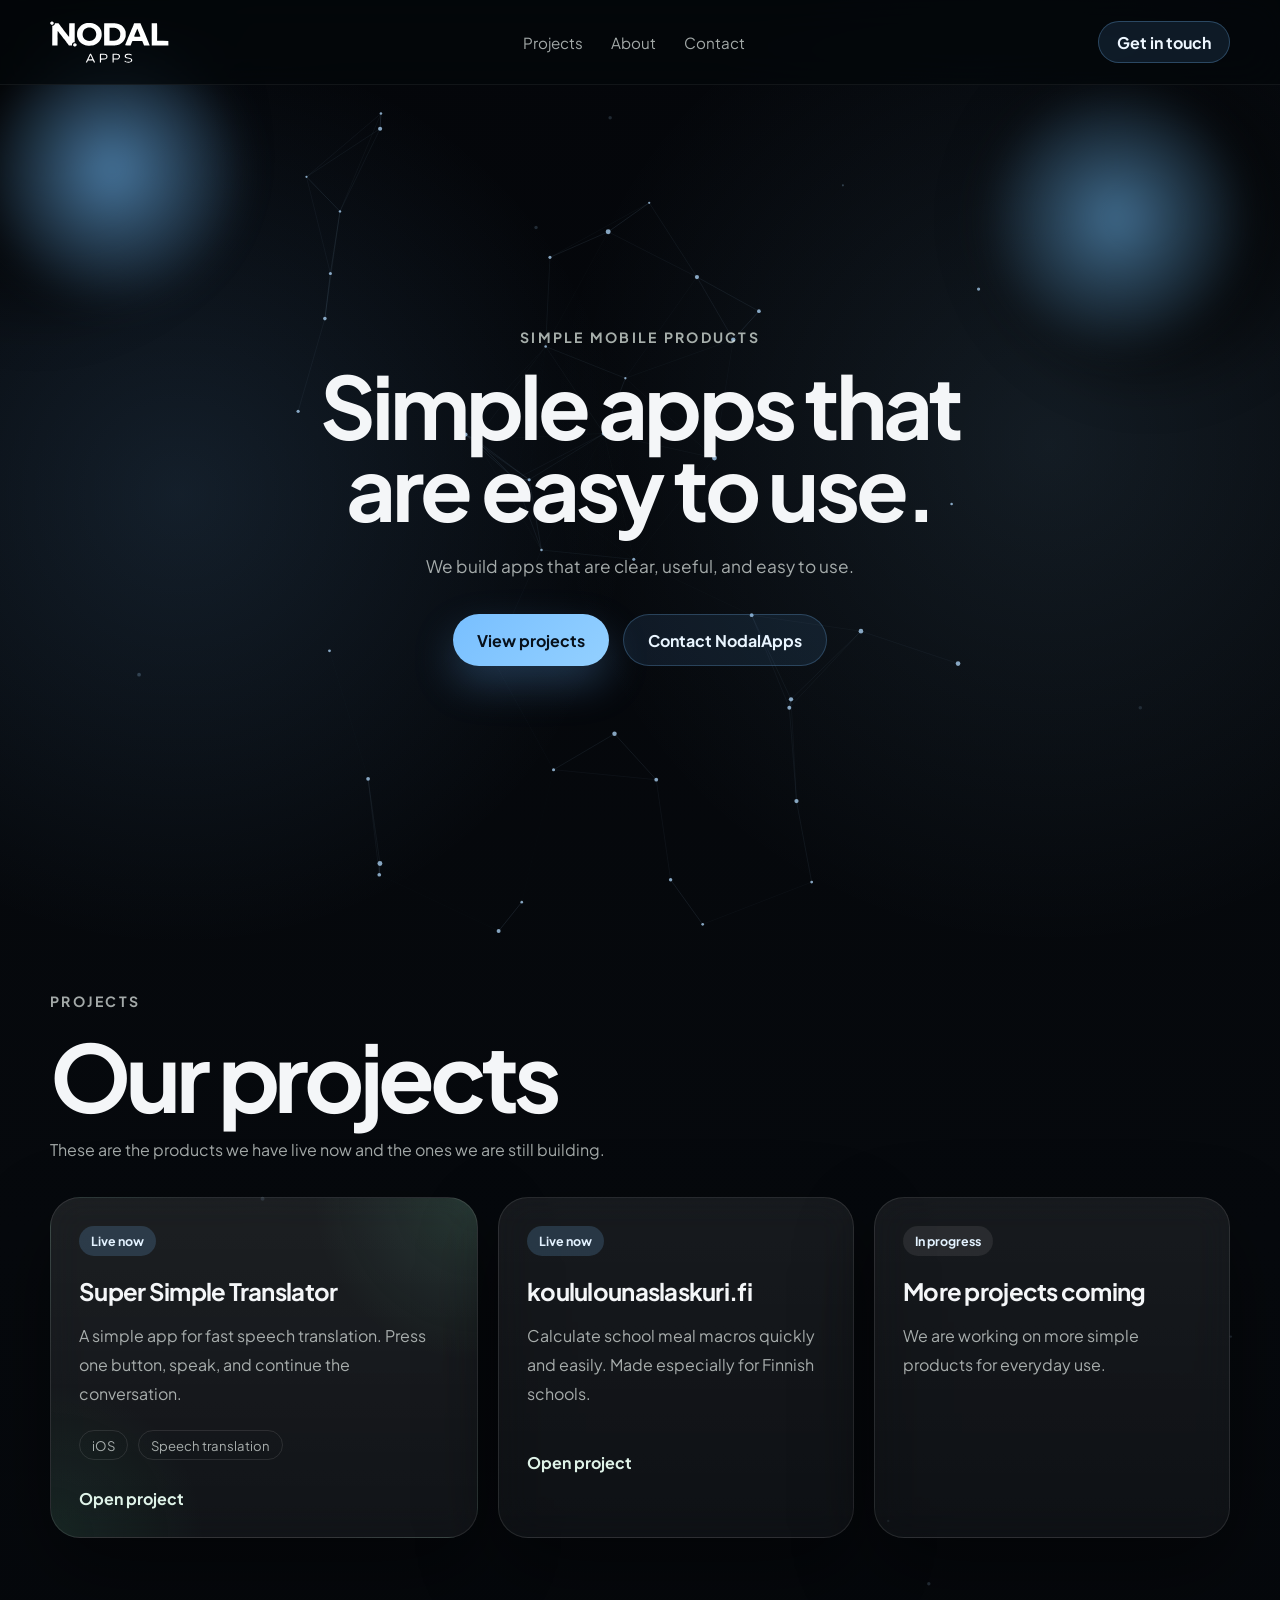
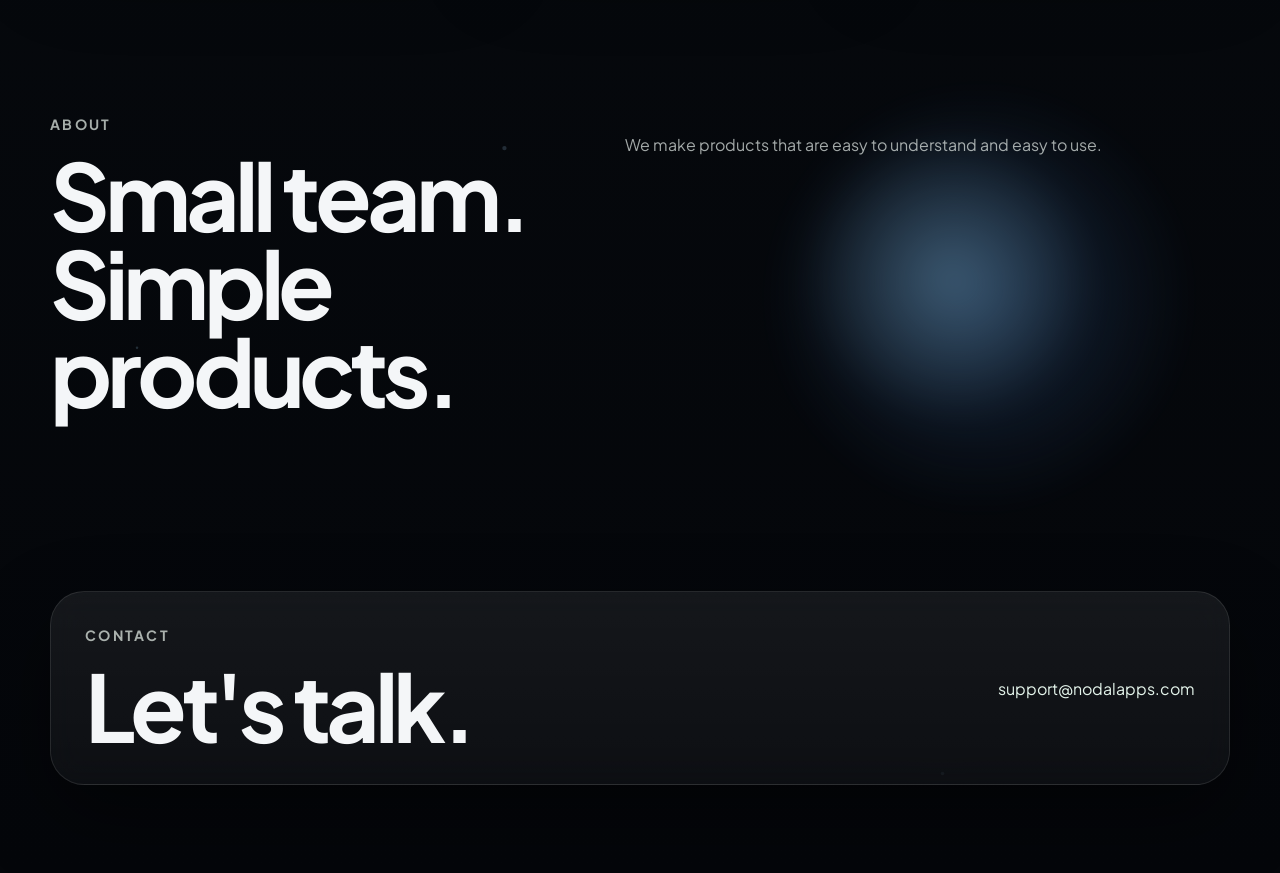
<file: index.html>
<!DOCTYPE html>
<html lang="en">
<head>
  <meta charset="UTF-8">
  <meta name="viewport" content="width=device-width, initial-scale=1.0">
  <meta
    name="description"
    content="NodalApps makes simple mobile apps. See Super Simple Translator and the other products we are building."
    data-i18n-attr="content"
    data-i18n="meta.description"
  >
  <title data-i18n="meta.title">NodalApps</title>
  <link rel="icon" type="image/svg+xml" href="assets/nodalapps-logo-real.svg">
  <link rel="apple-touch-icon" href="assets/nodalapps-logo-full.png">
  <link rel="preconnect" href="https://fonts.googleapis.com">
  <link rel="preconnect" href="https://fonts.gstatic.com" crossorigin>
  <link
    href="https://fonts.googleapis.com/css2?family=Plus+Jakarta+Sans:wght@400;500;600;700;800&display=swap"
    rel="stylesheet"
  >
  <link rel="stylesheet" href="styles.css">
</head>
<body class="team-page">
  <div class="site-shell">
    <canvas class="node-canvas" id="node-canvas" aria-hidden="true"></canvas>
    <div class="orb orb-one"></div>
    <div class="orb orb-two"></div>
    <div class="orb orb-three"></div>

    <header class="topbar">
      <div class="container topbar-inner">
        <a class="team-brand team-brand-image" href="#top" aria-label="NodalApps home">
          <img src="assets/nodalapps-logo-real.svg" alt="NodalApps logo">
        </a>

        <nav class="team-nav" aria-label="Primary">
          <a href="#projects" data-i18n="nav.projects">Projects</a>
          <a href="#about" data-i18n="nav.about">About</a>
          <a href="#contact" data-i18n="nav.contact">Contact</a>
        </nav>

        <div class="topbar-actions">
          <a class="ghost-button" href="#contact" data-i18n="cta.contactTop">Get in touch</a>
        </div>
      </div>
    </header>

    <main id="top">
      <section class="hero-panel">
        <div class="container hero-content reveal" data-parallax="12">
          <p class="section-kicker" data-i18n="hero.kicker">Simple mobile products</p>
          <h1 data-i18n="hero.title">Simple apps that are easy to use.</h1>
          <p class="hero-copy" data-i18n="hero.copy">
            We build apps that are clear, useful, and easy to use.
          </p>

          <div class="hero-actions">
            <a class="primary-button interactive-lift" href="#projects" data-i18n="cta.viewProjects">View projects</a>
            <a class="secondary-button interactive-lift" href="#contact" data-i18n="cta.contactHero">Contact NodalApps</a>
          </div>
        </div>
      </section>

      <section class="section section-projects" id="projects">
        <div class="container">
          <div class="section-heading reveal">
            <p class="section-kicker" data-i18n="projects.kicker">Projects</p>
            <h2 data-i18n="projects.title">Our projects</h2>
            <p data-i18n="projects.copy">
              These are the products we have live now and the ones we are still building.
            </p>
          </div>

          <div class="project-grid">
            <article class="project-card project-featured reveal interactive-card" data-parallax="8">
              <div class="project-badge" data-i18n="projects.card1Badge">Live now</div>
              <h3>Super Simple Translator</h3>
              <p data-i18n="projects.card1Copy">
                A simple app for fast speech translation. Press one button, speak, and continue the conversation.
              </p>
              <div class="project-meta">
                <span>iOS</span>
                <span>Speech translation</span>
              </div>
              <a class="inline-link" href="/supersimpletranslator/" target="_blank" rel="noreferrer" data-i18n="projects.card1Link">Open project</a>
            </article>

            <article class="project-card reveal interactive-card" data-parallax="10">
              <div class="project-badge" data-i18n="projects.card2Badge">Live now</div>
              <h3>koululounaslaskuri.fi</h3>
              <p data-i18n="projects.card2Copy">
                Calculate school meal macros quickly and easily. Made especially for Finnish schools.
              </p>
              <a class="inline-link" href="https://koululounaslaskuri.fi" target="_blank" rel="noreferrer" data-i18n="projects.card2Link">Open project</a>
            </article>

            <article class="project-card reveal interactive-card" data-parallax="6">
              <div class="project-badge project-badge-muted" data-i18n="projects.card3Badge">In progress</div>
              <h3 data-i18n="projects.card3Title">More projects coming</h3>
              <p data-i18n="projects.card3Copy">
                We are working on more simple products for everyday use.
              </p>
            </article>
          </div>
        </div>
      </section>

      <section class="section section-about" id="about">
        <div class="container about-grid reveal">
          <div data-parallax="6">
            <p class="section-kicker" data-i18n="about.kicker">About</p>
            <h2 data-i18n="about.title">Small team. Simple products.</h2>
          </div>
          <p class="about-copy" data-i18n="about.copy">
            We make products that are easy to understand and easy to use.
          </p>
        </div>
      </section>

      <section class="section section-contact" id="contact">
        <div class="container contact-card reveal interactive-card" data-parallax="7">
          <div>
            <p class="section-kicker" data-i18n="contact.kicker">Contact</p>
            <h2 data-i18n="contact.title">Let's talk.</h2>
          </div>
          <div class="contact-links">
            <a href="mailto:support@nodalapps.com">support@nodalapps.com</a>
          </div>
        </div>
      </section>
    </main>
  </div>

  <script src="script.js"></script>
</body>
</html>
</file>
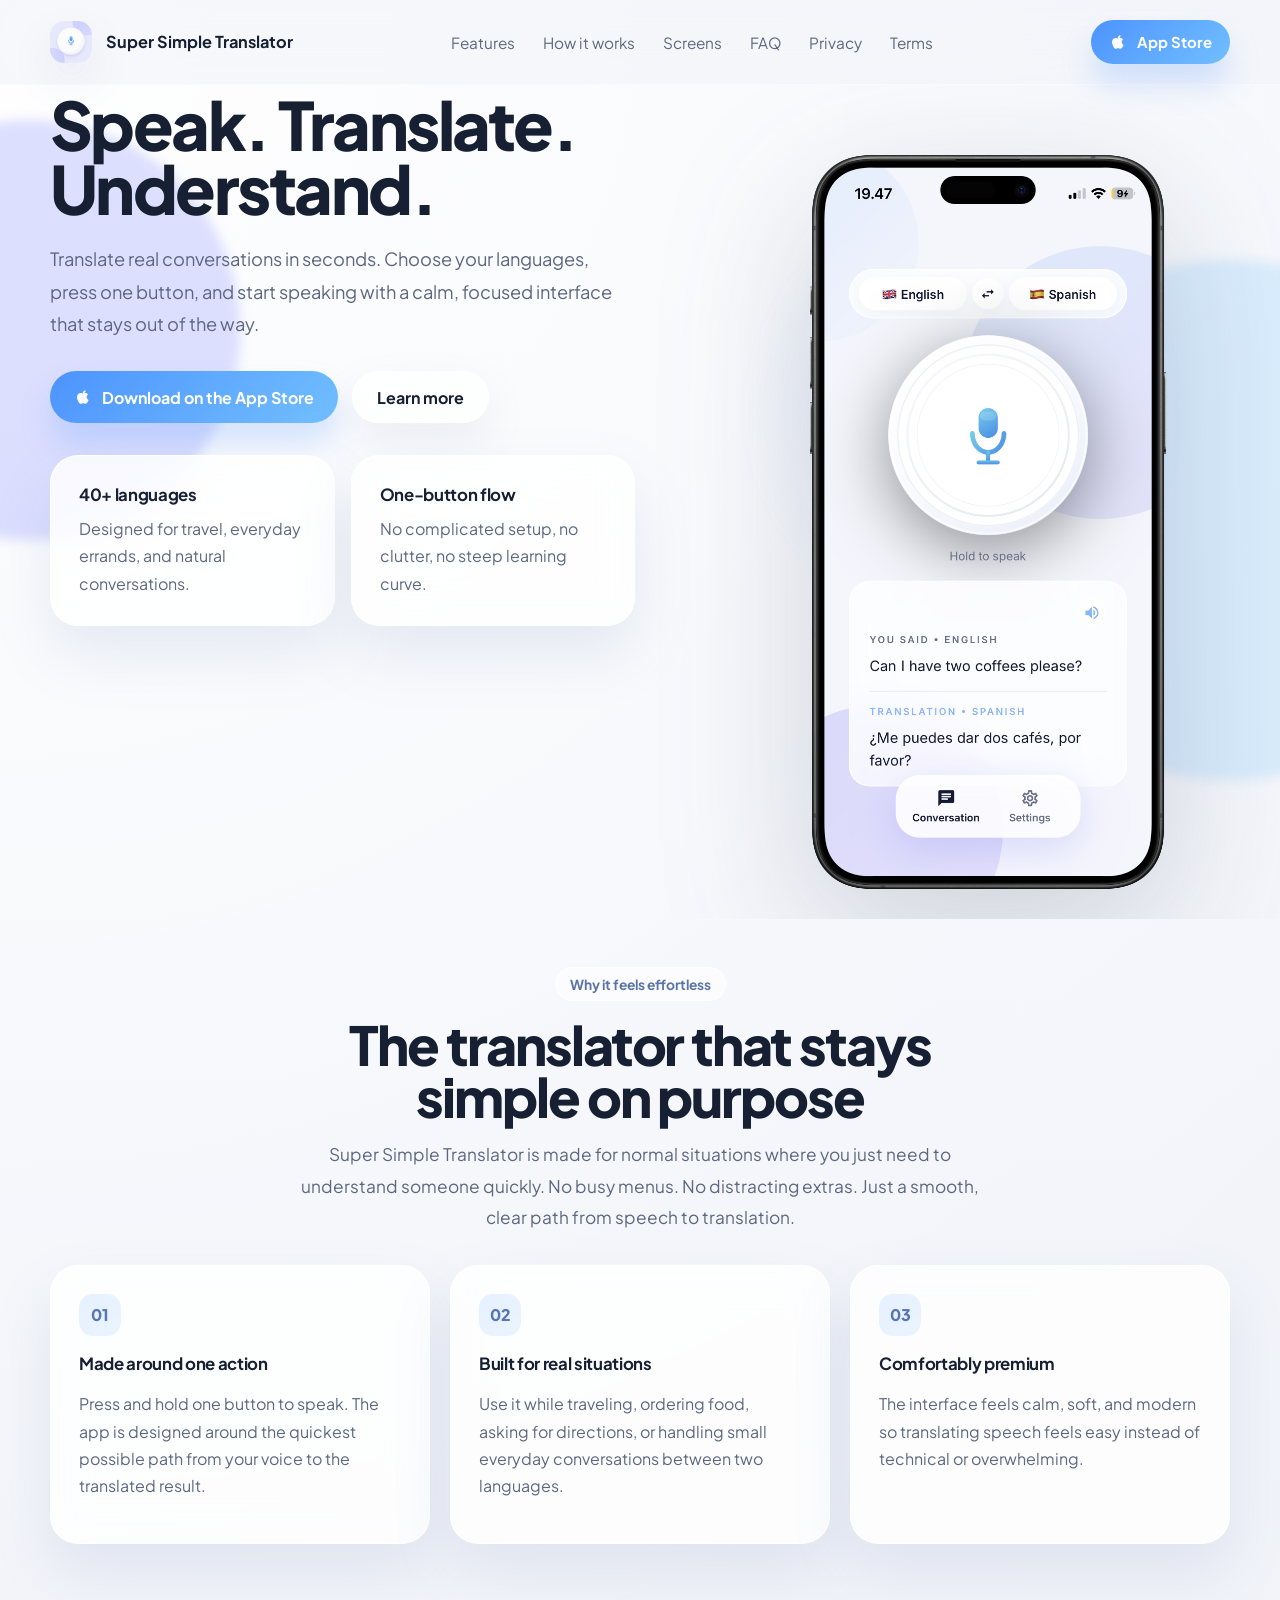
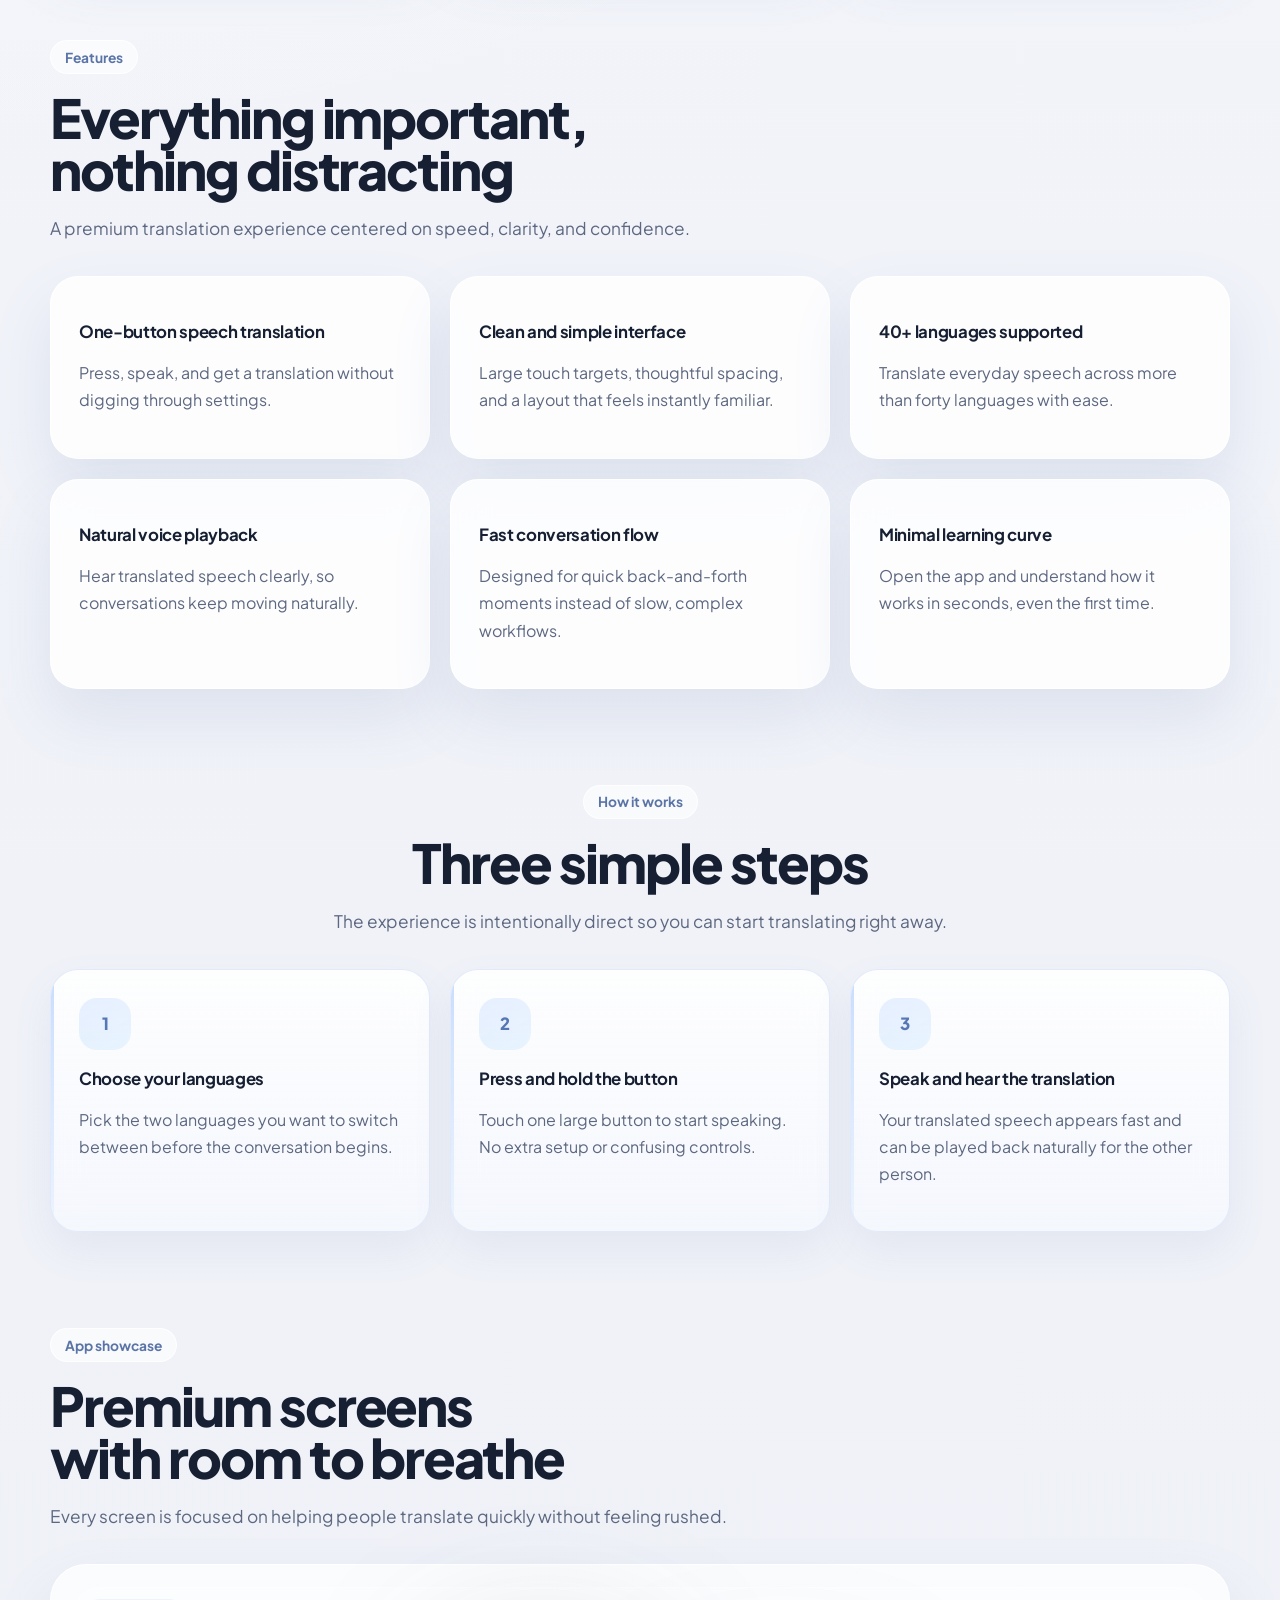
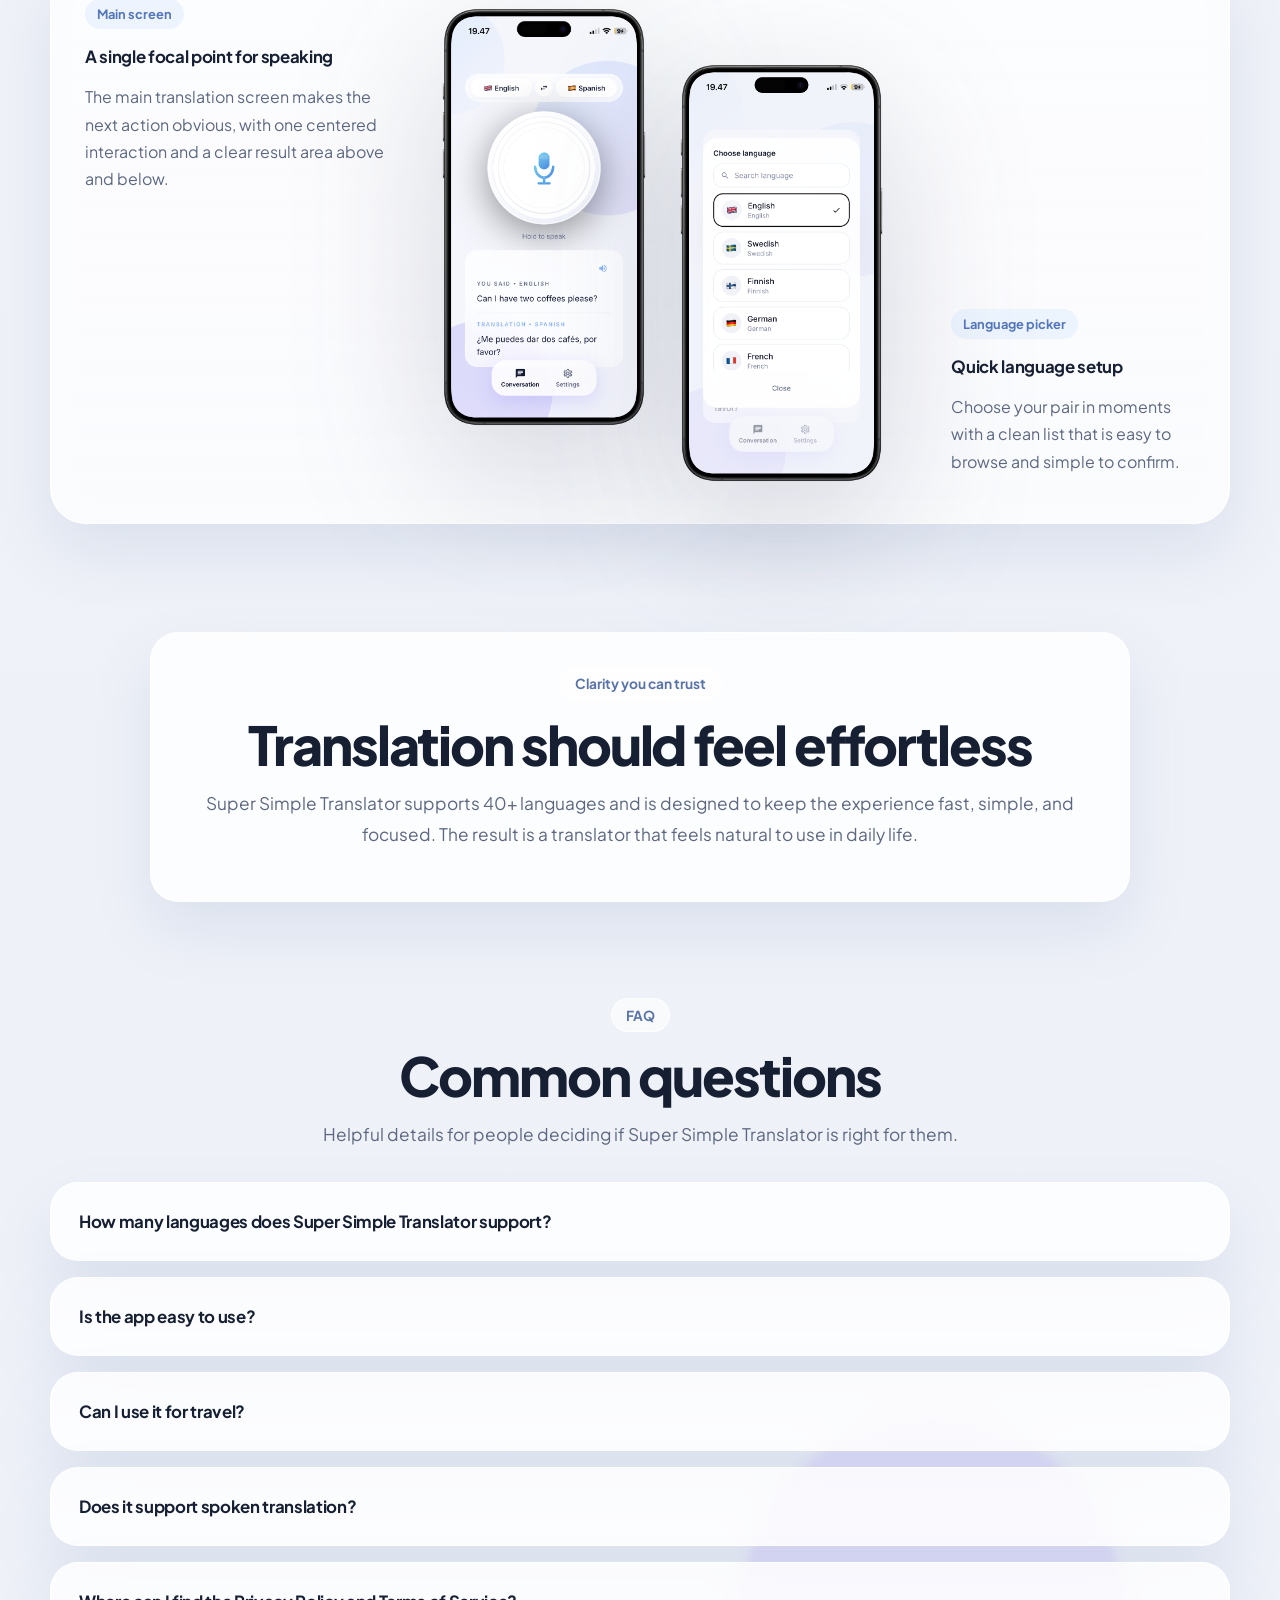
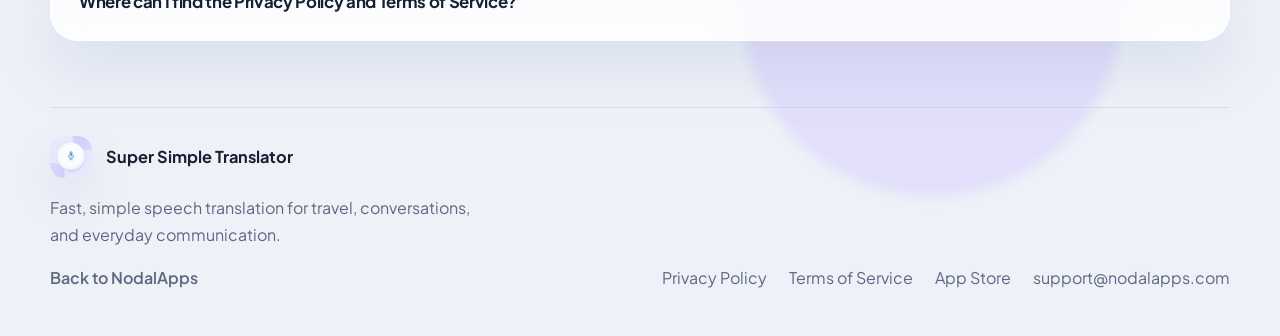
<file: supersimpletranslator/index.html>
<!DOCTYPE html>
<html lang="en" data-page="home">
<head>
  <meta charset="UTF-8">
  <meta name="viewport" content="width=device-width, initial-scale=1.0">
  <meta
    name="description"
    content="Super Simple Translator helps you translate speech in seconds. Choose your languages, press one button, and start speaking."
    data-i18n-attr="content"
    data-i18n="meta.description"
  >
  <title data-i18n="meta.title">Super Simple Translator</title>
  <link rel="icon" type="image/png" href="assets/app-icon.png">
  <link rel="apple-touch-icon" href="assets/app-icon.png">
  <link rel="preconnect" href="https://fonts.googleapis.com">
  <link rel="preconnect" href="https://fonts.gstatic.com" crossorigin>
  <link
    href="https://fonts.googleapis.com/css2?family=Plus+Jakarta+Sans:wght@400;500;600;700;800&display=swap"
    rel="stylesheet"
  >
  <link rel="stylesheet" href="styles.css">
</head>
<body>
  <div class="page-shell">
    <div class="ambient ambient-one"></div>
    <div class="ambient ambient-two"></div>
    <div class="ambient ambient-three"></div>

    <header class="site-header">
      <div class="container nav">
        <a class="brand" href="#top" aria-label="Super Simple Translator home">
          <span class="brand-mark brand-mark-image">
            <img src="assets/app-icon.png" alt="Super Simple Translator app icon">
          </span>
          <span class="brand-text-single" data-i18n="brand.full">Super Simple Translator</span>
        </a>

        <nav class="nav-links" aria-label="Primary">
          <a href="#features" data-i18n="nav.features">Features</a>
          <a href="#how-it-works" data-i18n="nav.how">How it works</a>
          <a href="#showcase" data-i18n="nav.screens">Screens</a>
          <a href="#faq" data-i18n="nav.faq">FAQ</a>
          <a href="privacy.html" data-i18n="nav.privacy">Privacy</a>
          <a href="terms.html" data-i18n="nav.terms">Terms</a>
        </nav>

        <div class="nav-actions">
          <a class="button button-small button-primary button-app-store" href="#download">
            <span class="app-store-icon" aria-hidden="true">
              <svg viewBox="0 0 24 24" fill="currentColor">
                <path d="M16.84 12.14c.03 2.87 2.52 3.82 2.55 3.83-.02.07-.4 1.39-1.31 2.75-.79 1.17-1.61 2.34-2.89 2.37-1.26.02-1.67-.75-3.11-.75-1.44 0-1.9.73-3.08.77-1.23.05-2.17-1.23-2.97-2.39-1.63-2.35-2.88-6.64-1.2-9.57.83-1.45 2.31-2.37 3.92-2.39 1.22-.02 2.38.82 3.11.82.73 0 2.11-1.01 3.55-.86.6.03 2.28.24 3.36 1.82-.09.06-2 1.17-1.97 3.6Zm-2.41-6.05c.66-.8 1.11-1.92.99-3.04-.95.04-2.1.63-2.78 1.43-.61.7-1.14 1.84-.99 2.92 1.06.08 2.12-.53 2.78-1.31Z"/>
              </svg>
            </span>
            <span data-i18n="cta.appStore">App Store</span>
          </a>
        </div>
      </div>
    </header>

    <main id="top">
      <section class="hero section">
        <div class="container hero-grid">
          <div class="hero-copy">
            <h1 data-i18n="hero.title">Speak. Translate. Understand.</h1>
            <p class="hero-subheadline" data-i18n="hero.subtitle">
              Translate real conversations in seconds. Choose your languages, press one button,
              and start speaking with a calm, focused interface that stays out of the way.
            </p>

            <div class="hero-actions" id="download">
              <a class="button button-primary button-app-store" href="https://www.apple.com/app-store/" target="_blank" rel="noreferrer">
                <span class="app-store-icon" aria-hidden="true">
                  <svg viewBox="0 0 24 24" fill="currentColor">
                    <path d="M16.84 12.14c.03 2.87 2.52 3.82 2.55 3.83-.02.07-.4 1.39-1.31 2.75-.79 1.17-1.61 2.34-2.89 2.37-1.26.02-1.67-.75-3.11-.75-1.44 0-1.9.73-3.08.77-1.23.05-2.17-1.23-2.97-2.39-1.63-2.35-2.88-6.64-1.2-9.57.83-1.45 2.31-2.37 3.92-2.39 1.22-.02 2.38.82 3.11.82.73 0 2.11-1.01 3.55-.86.6.03 2.28.24 3.36 1.82-.09.06-2 1.17-1.97 3.6Zm-2.41-6.05c.66-.8 1.11-1.92.99-3.04-.95.04-2.1.63-2.78 1.43-.61.7-1.14 1.84-.99 2.92 1.06.08 2.12-.53 2.78-1.31Z"/>
                  </svg>
                </span>
                <span data-i18n="cta.download">Download on the App Store</span>
              </a>
              <a class="button button-secondary" href="#overview" data-i18n="cta.learnMore">Learn more</a>
            </div>

            <div class="hero-points">
              <div class="soft-card stat-card">
                <strong data-i18n="hero.statLanguagesTitle">40+ languages</strong>
                <span data-i18n="hero.statLanguagesBody">Designed for travel, everyday errands, and natural conversations.</span>
              </div>
              <div class="soft-card stat-card">
                <strong data-i18n="hero.statFlowTitle">One-button flow</strong>
                <span data-i18n="hero.statFlowBody">No complicated setup, no clutter, no steep learning curve.</span>
              </div>
            </div>
          </div>

          <div class="hero-visual">
            <div class="phone-stack">
              <article class="iphone-card phone-primary float-slow screenshot-frame">
                <img src="assets/main-app.png" alt="Super Simple Translator conversation screen">
              </article>

            </div>
          </div>
        </div>
      </section>

      <section class="section" id="overview">
        <div class="container">
          <div class="section-heading centered">
            <div class="eyebrow" data-i18n="value.eyebrow">Why it feels effortless</div>
            <h2 data-i18n="value.title">The translator that stays simple on purpose</h2>
            <p data-i18n="value.subtitle">
              Super Simple Translator is made for normal situations where you just need to
              understand someone quickly. No busy menus. No distracting extras. Just a smooth,
              clear path from speech to translation.
            </p>
          </div>

          <div class="value-grid">
            <article class="soft-card value-card reveal">
              <div class="icon-badge">01</div>
              <h3 data-i18n="value.card1Title">Made around one action</h3>
              <p data-i18n="value.card1Body">
                Press and hold one button to speak. The app is designed around the quickest
                possible path from your voice to the translated result.
              </p>
            </article>
            <article class="soft-card value-card reveal">
              <div class="icon-badge">02</div>
              <h3 data-i18n="value.card2Title">Built for real situations</h3>
              <p data-i18n="value.card2Body">
                Use it while traveling, ordering food, asking for directions, or handling small
                everyday conversations between two languages.
              </p>
            </article>
            <article class="soft-card value-card reveal">
              <div class="icon-badge">03</div>
              <h3 data-i18n="value.card3Title">Comfortably premium</h3>
              <p data-i18n="value.card3Body">
                The interface feels calm, soft, and modern so translating speech feels easy
                instead of technical or overwhelming.
              </p>
            </article>
          </div>
        </div>
      </section>

      <section class="section" id="features">
        <div class="container">
          <div class="section-heading">
            <div class="eyebrow" data-i18n="features.eyebrow">Features</div>
            <h2 data-i18n="features.title">Everything important, nothing distracting</h2>
            <p data-i18n="features.subtitle">A premium translation experience centered on speed, clarity, and confidence.</p>
          </div>

          <div class="features-grid">
            <article class="soft-card feature-card reveal">
              <h3 data-i18n="features.card1Title">One-button speech translation</h3>
              <p data-i18n="features.card1Body">Press, speak, and get a translation without digging through settings.</p>
            </article>
            <article class="soft-card feature-card reveal">
              <h3 data-i18n="features.card2Title">Clean and simple interface</h3>
              <p data-i18n="features.card2Body">Large touch targets, thoughtful spacing, and a layout that feels instantly familiar.</p>
            </article>
            <article class="soft-card feature-card reveal">
              <h3 data-i18n="features.card3Title">40+ languages supported</h3>
              <p data-i18n="features.card3Body">Translate everyday speech across more than forty languages with ease.</p>
            </article>
            <article class="soft-card feature-card reveal">
              <h3 data-i18n="features.card4Title">Natural voice playback</h3>
              <p data-i18n="features.card4Body">Hear translated speech clearly, so conversations keep moving naturally.</p>
            </article>
            <article class="soft-card feature-card reveal">
              <h3 data-i18n="features.card5Title">Fast conversation flow</h3>
              <p data-i18n="features.card5Body">Designed for quick back-and-forth moments instead of slow, complex workflows.</p>
            </article>
            <article class="soft-card feature-card reveal">
              <h3 data-i18n="features.card6Title">Minimal learning curve</h3>
              <p data-i18n="features.card6Body">Open the app and understand how it works in seconds, even the first time.</p>
            </article>
          </div>
        </div>
      </section>

      <section class="section" id="how-it-works">
        <div class="container">
          <div class="section-heading centered narrow">
            <div class="eyebrow" data-i18n="steps.eyebrow">How it works</div>
            <h2 data-i18n="steps.title">Three simple steps</h2>
            <p data-i18n="steps.subtitle">The experience is intentionally direct so you can start translating right away.</p>
          </div>

          <div class="steps-grid">
            <article class="soft-card step-card reveal">
              <span class="step-number">1</span>
              <h3 data-i18n="steps.card1Title">Choose your languages</h3>
              <p data-i18n="steps.card1Body">Pick the two languages you want to switch between before the conversation begins.</p>
            </article>
            <article class="soft-card step-card reveal">
              <span class="step-number">2</span>
              <h3 data-i18n="steps.card2Title">Press and hold the button</h3>
              <p data-i18n="steps.card2Body">Touch one large button to start speaking. No extra setup or confusing controls.</p>
            </article>
            <article class="soft-card step-card reveal">
              <span class="step-number">3</span>
              <h3 data-i18n="steps.card3Title">Speak and hear the translation</h3>
              <p data-i18n="steps.card3Body">Your translated speech appears fast and can be played back naturally for the other person.</p>
            </article>
          </div>
        </div>
      </section>

      <section class="section showcase-section" id="showcase">
        <div class="container">
          <div class="section-heading">
            <div class="eyebrow" data-i18n="showcase.eyebrow">App showcase</div>
            <h2 data-i18n="showcase.title">Premium screens with room to breathe</h2>
            <p data-i18n="showcase.subtitle">Every screen is focused on helping people translate quickly without feeling rushed.</p>
          </div>

          <div class="showcase-grid">
            <article class="showcase-card large-card reveal">
              <div class="showcase-copy">
                <span class="mini-pill" data-i18n="showcase.mainPill">Main screen</span>
                <h3 data-i18n="showcase.mainTitle">A single focal point for speaking</h3>
                <p data-i18n="showcase.mainBody">
                  The main translation screen makes the next action obvious, with one centered
                  interaction and a clear result area above and below.
                </p>
              </div>
              <div class="showcase-visual">
                <div class="showcase-phone-grid">
                  <div class="screenshot-frame screenshot-frame-compact">
                    <img src="assets/main-app.png" alt="Main conversation screen in Super Simple Translator">
                  </div>
                  <div class="screenshot-frame screenshot-frame-compact screenshot-offset">
                    <img src="assets/languages-preview.png" alt="Language selection screen in Super Simple Translator">
                  </div>
                </div>
              </div>
              <div class="showcase-aside">
                <div class="showcase-panel">
                  <span class="mini-pill" data-i18n="showcase.card1Pill">Language picker</span>
                  <h3 data-i18n="showcase.card1Title">Quick language setup</h3>
                  <p data-i18n="showcase.card1Body">Choose your pair in moments with a clean list that is easy to browse and simple to confirm.</p>
                </div>
              </div>
            </article>
          </div>
        </div>
      </section>

      <section class="section">
        <div class="container trust-panel soft-card">
          <div>
            <div class="eyebrow" data-i18n="trust.eyebrow">Clarity you can trust</div>
            <h2 data-i18n="trust.title">Translation should feel effortless</h2>
          </div>
          <p data-i18n="trust.body">
            Super Simple Translator supports 40+ languages and is designed to keep the experience
            fast, simple, and focused. The result is a translator that feels natural to use in daily life.
          </p>
        </div>
      </section>

      <section class="section" id="faq">
        <div class="container">
          <div class="section-heading centered narrow">
            <div class="eyebrow" data-i18n="faq.eyebrow">FAQ</div>
            <h2 data-i18n="faq.title">Common questions</h2>
            <p data-i18n="faq.subtitle">Helpful details for people deciding if Super Simple Translator is right for them.</p>
          </div>

          <div class="faq-list">
            <details class="soft-card faq-item reveal">
              <summary data-i18n="faq.q1">How many languages does Super Simple Translator support?</summary>
              <p data-i18n="faq.a1">Super Simple Translator supports 40+ languages for quick and simple speech translation.</p>
            </details>
            <details class="soft-card faq-item reveal">
              <summary data-i18n="faq.q2">Is the app easy to use?</summary>
              <p data-i18n="faq.a2">Yes. The experience is designed around a simple flow: choose your languages, press one button, and speak.</p>
            </details>
            <details class="soft-card faq-item reveal">
              <summary data-i18n="faq.q3">Can I use it for travel?</summary>
              <p data-i18n="faq.a3">Yes. It is especially useful for travel, short conversations, asking for directions, and everyday errands.</p>
            </details>
            <details class="soft-card faq-item reveal">
              <summary data-i18n="faq.q4">Does it support spoken translation?</summary>
              <p data-i18n="faq.a4">Yes. The app is built for speech translation and includes natural voice playback to help conversations continue smoothly.</p>
            </details>
            <details class="soft-card faq-item reveal">
              <summary data-i18n="faq.q5">Where can I find the Privacy Policy and Terms of Service?</summary>
              <p data-i18n="faq.a5">You can access both from the footer and navigation links on this site.</p>
            </details>
          </div>
        </div>
      </section>
    </main>

    <footer class="site-footer">
      <div class="container footer-grid">
        <div>
          <a class="brand footer-brand" href="#top">
            <span class="brand-mark brand-mark-image">
              <img src="assets/app-icon.png" alt="Super Simple Translator app icon">
            </span>
            <span class="brand-text-single" data-i18n="brand.full">Super Simple Translator</span>
          </a>
          <p class="footer-copy" data-i18n="footer.copy">
            Fast, simple speech translation for travel, conversations, and everyday communication.
          </p>
          <a class="footer-home-link" href="/">Back to NodalApps</a>
        </div>

        <div class="footer-links">
          <a href="privacy.html" data-i18n="footer.privacy">Privacy Policy</a>
          <a href="terms.html" data-i18n="footer.terms">Terms of Service</a>
          <a href="https://www.apple.com/app-store/" target="_blank" rel="noreferrer" data-i18n="footer.appStore">App Store</a>
          <a href="mailto:support@nodalapps.com">support@nodalapps.com</a>
        </div>
      </div>
    </footer>
  </div>

  <script src="script.js"></script>
</body>
</html>
</file>
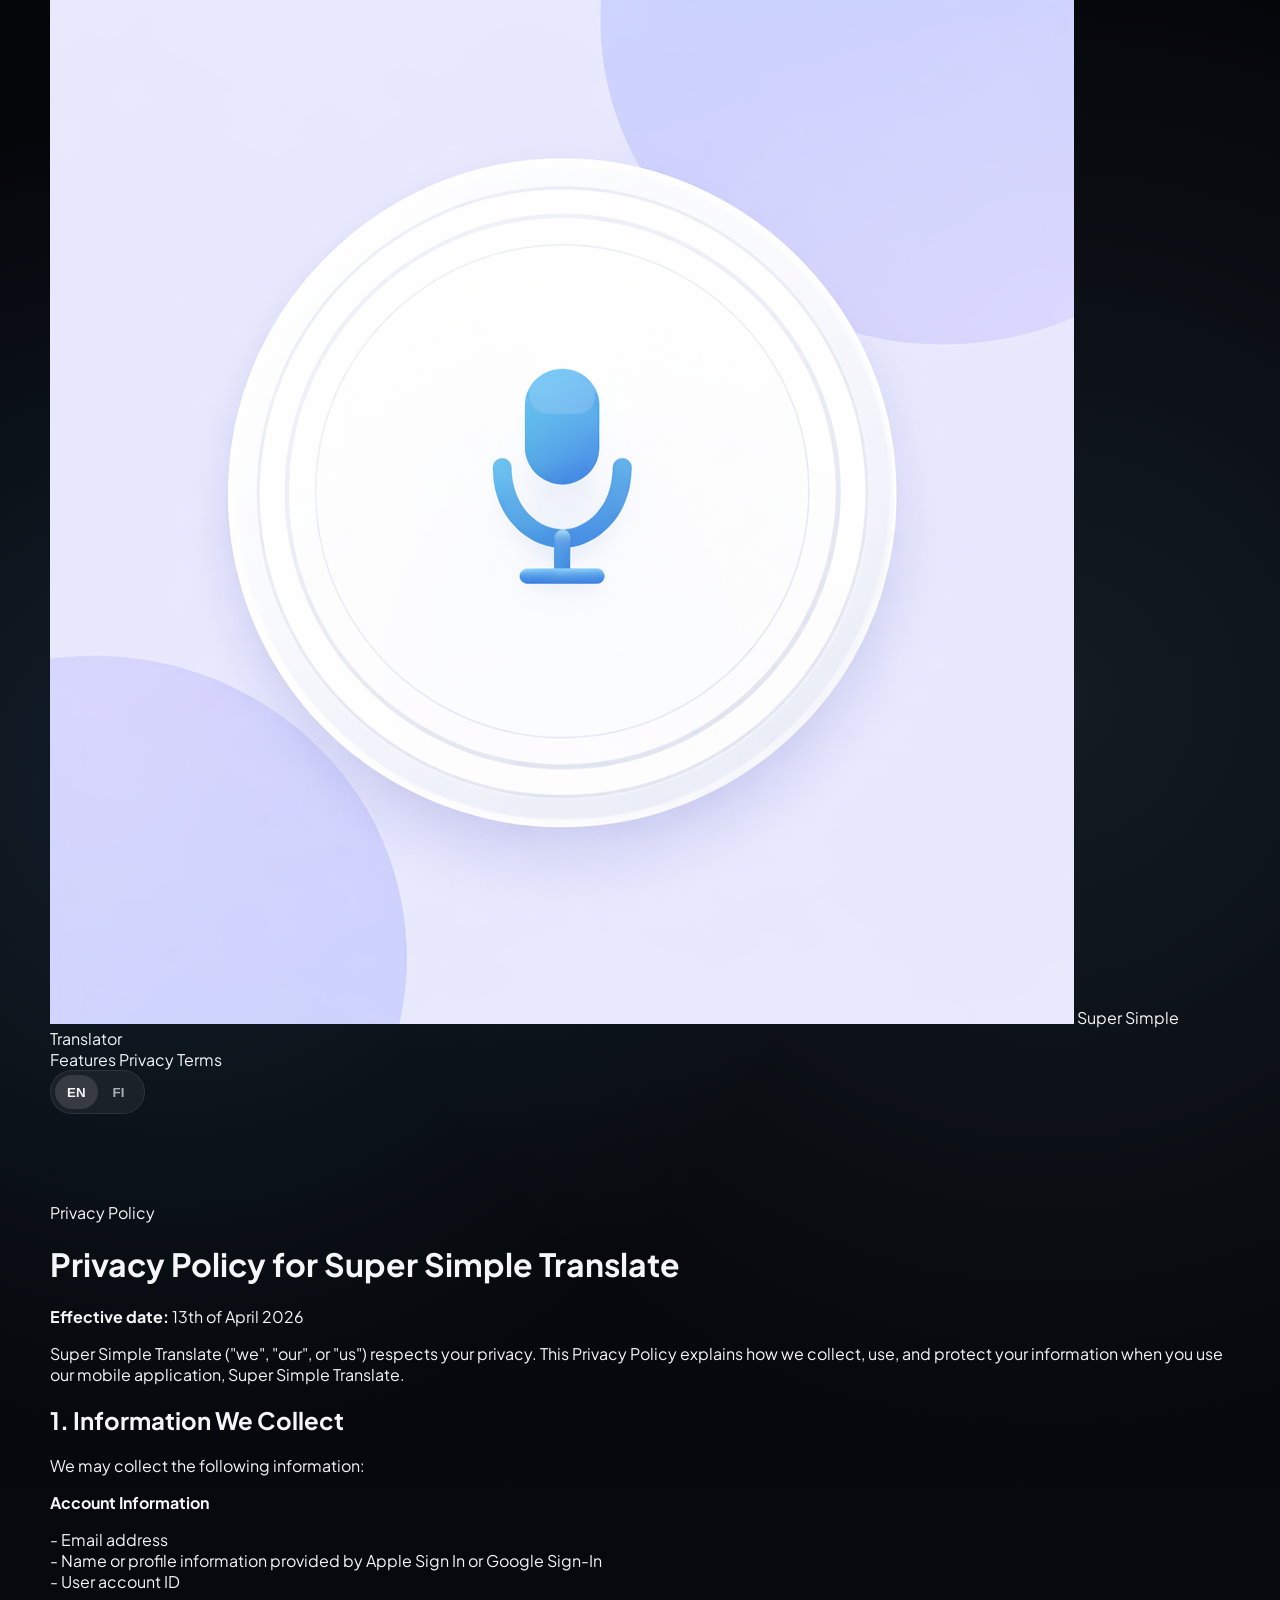
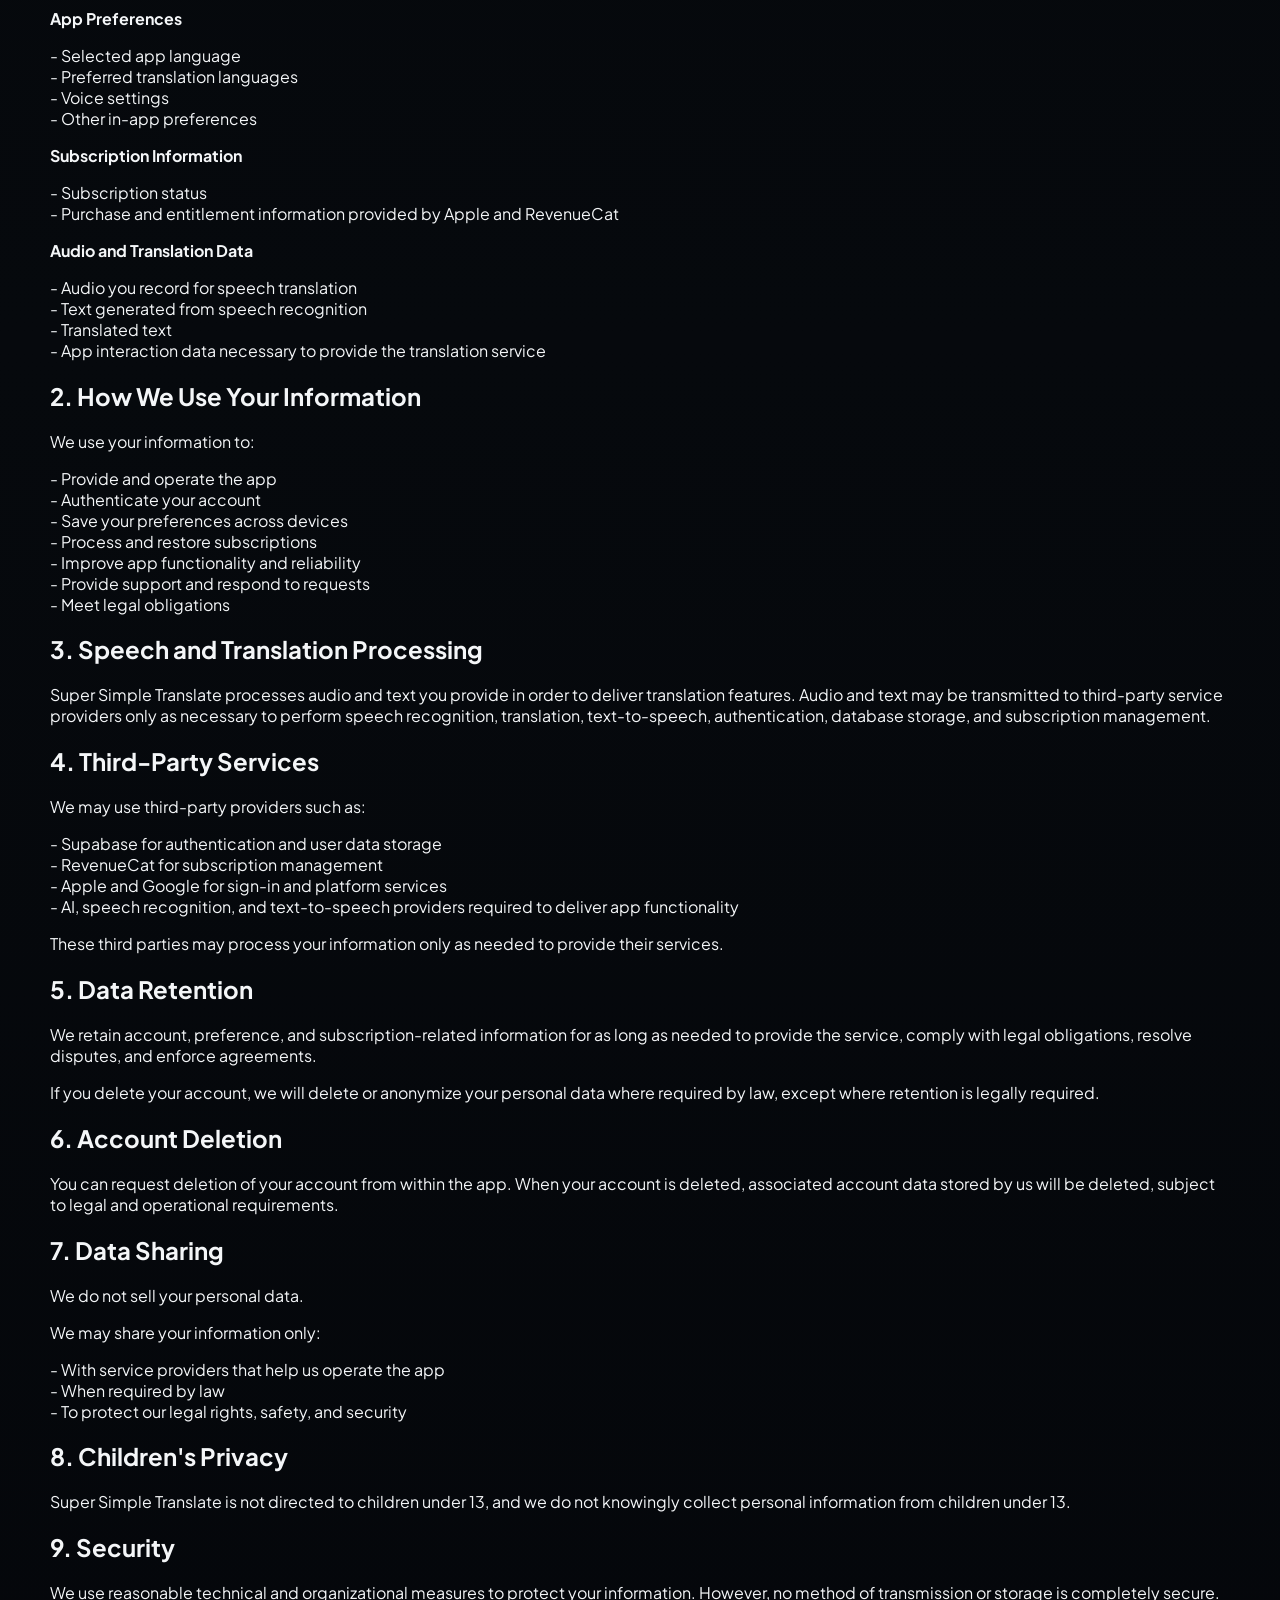
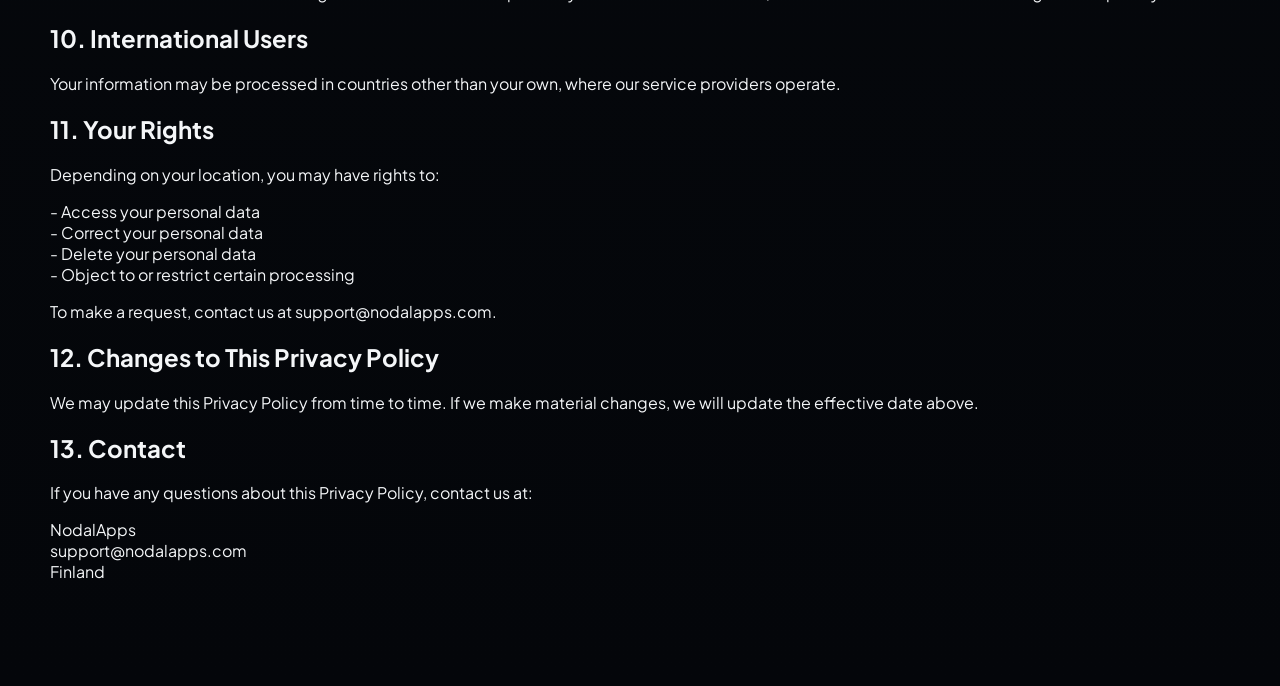
<file: privacy.html>
<!DOCTYPE html>
<html lang="en" data-page="privacy">
<head>
  <meta charset="UTF-8">
  <meta name="viewport" content="width=device-width, initial-scale=1.0">
  <meta name="description" content="Privacy Policy for Super Simple Translate." data-i18n-attr="content" data-i18n="meta.description">
  <title data-i18n="meta.title">Privacy Policy | Super Simple Translate</title>
  <link rel="preconnect" href="https://fonts.googleapis.com">
  <link rel="preconnect" href="https://fonts.gstatic.com" crossorigin>
  <link
    href="https://fonts.googleapis.com/css2?family=Plus+Jakarta+Sans:wght@400;500;600;700;800&display=swap"
    rel="stylesheet"
  >
  <link rel="stylesheet" href="styles.css">
</head>
<body>
  <div class="legal-shell">
    <div class="ambient ambient-one"></div>
    <div class="ambient ambient-three"></div>

    <header class="site-header">
      <div class="container nav">
        <a class="brand" href="index.html">
          <span class="brand-mark brand-mark-image">
            <img src="assets/app-icon.png" alt="Super Simple Translator app icon">
          </span>
          <span class="brand-text-single" data-i18n="brand.full">Super Simple Translator</span>
        </a>
        <nav class="nav-links" aria-label="Legal">
          <a href="index.html#features" data-i18n="nav.features">Features</a>
          <a href="privacy.html" aria-current="page" data-i18n="nav.privacy">Privacy</a>
          <a href="terms.html" data-i18n="nav.terms">Terms</a>
        </nav>
        <div class="nav-actions">
          <div class="language-switcher" aria-label="Website language selector">
            <button class="language-button is-active" type="button" data-lang-choice="en">EN</button>
            <button class="language-button" type="button" data-lang-choice="fi">FI</button>
          </div>
        </div>
      </div>
    </header>

    <main class="section">
      <div class="container legal-card soft-card">
        <div class="eyebrow">Privacy Policy</div>
        <h1>Privacy Policy for Super Simple Translate</h1>
        <p><strong>Effective date:</strong> 13th of April 2026</p>
        <p>
          Super Simple Translate ("we", "our", or "us") respects your privacy. This Privacy Policy
          explains how we collect, use, and protect your information when you use our mobile
          application, Super Simple Translate.
        </p>

        <section class="legal-section">
          <h2>1. Information We Collect</h2>
          <p>We may collect the following information:</p>
          <p><strong>Account Information</strong></p>
          <p>- Email address<br>- Name or profile information provided by Apple Sign In or Google Sign-In<br>- User account ID</p>
          <p><strong>App Preferences</strong></p>
          <p>- Selected app language<br>- Preferred translation languages<br>- Voice settings<br>- Other in-app preferences</p>
          <p><strong>Subscription Information</strong></p>
          <p>- Subscription status<br>- Purchase and entitlement information provided by Apple and RevenueCat</p>
          <p><strong>Audio and Translation Data</strong></p>
          <p>- Audio you record for speech translation<br>- Text generated from speech recognition<br>- Translated text<br>- App interaction data necessary to provide the translation service</p>
        </section>

        <section class="legal-section">
          <h2>2. How We Use Your Information</h2>
          <p>We use your information to:</p>
          <p>- Provide and operate the app<br>- Authenticate your account<br>- Save your preferences across devices<br>- Process and restore subscriptions<br>- Improve app functionality and reliability<br>- Provide support and respond to requests<br>- Meet legal obligations</p>
        </section>

        <section class="legal-section">
          <h2>3. Speech and Translation Processing</h2>
          <p>
            Super Simple Translate processes audio and text you provide in order to deliver
            translation features. Audio and text may be transmitted to third-party service providers
            only as necessary to perform speech recognition, translation, text-to-speech,
            authentication, database storage, and subscription management.
          </p>
        </section>

        <section class="legal-section">
          <h2>4. Third-Party Services</h2>
          <p>We may use third-party providers such as:</p>
          <p>- Supabase for authentication and user data storage<br>- RevenueCat for subscription management<br>- Apple and Google for sign-in and platform services<br>- AI, speech recognition, and text-to-speech providers required to deliver app functionality</p>
          <p>These third parties may process your information only as needed to provide their services.</p>
        </section>

        <section class="legal-section">
          <h2>5. Data Retention</h2>
          <p>
            We retain account, preference, and subscription-related information for as long as
            needed to provide the service, comply with legal obligations, resolve disputes, and
            enforce agreements.
          </p>
          <p>
            If you delete your account, we will delete or anonymize your personal data where
            required by law, except where retention is legally required.
          </p>
        </section>

        <section class="legal-section">
          <h2>6. Account Deletion</h2>
          <p>
            You can request deletion of your account from within the app. When your account is
            deleted, associated account data stored by us will be deleted, subject to legal and
            operational requirements.
          </p>
        </section>

        <section class="legal-section">
          <h2>7. Data Sharing</h2>
          <p>We do not sell your personal data.</p>
          <p>We may share your information only:</p>
          <p>- With service providers that help us operate the app<br>- When required by law<br>- To protect our legal rights, safety, and security</p>
        </section>

        <section class="legal-section">
          <h2>8. Children's Privacy</h2>
          <p>
            Super Simple Translate is not directed to children under 13, and we do not knowingly
            collect personal information from children under 13.
          </p>
        </section>

        <section class="legal-section">
          <h2>9. Security</h2>
          <p>
            We use reasonable technical and organizational measures to protect your information.
            However, no method of transmission or storage is completely secure.
          </p>
        </section>

        <section class="legal-section">
          <h2>10. International Users</h2>
          <p>
            Your information may be processed in countries other than your own, where our service
            providers operate.
          </p>
        </section>

        <section class="legal-section">
          <h2>11. Your Rights</h2>
          <p>Depending on your location, you may have rights to:</p>
          <p>- Access your personal data<br>- Correct your personal data<br>- Delete your personal data<br>- Object to or restrict certain processing</p>
          <p>
            To make a request, contact us at
            <a href="mailto:support@nodalapps.com">support@nodalapps.com</a>.
          </p>
        </section>

        <section class="legal-section">
          <h2>12. Changes to This Privacy Policy</h2>
          <p>
            We may update this Privacy Policy from time to time. If we make material changes, we
            will update the effective date above.
          </p>
        </section>

        <section class="legal-section">
          <h2>13. Contact</h2>
          <p>If you have any questions about this Privacy Policy, contact us at:</p>
          <p>NodalApps<br><a href="mailto:support@nodalapps.com">support@nodalapps.com</a><br>Finland</p>
        </section>
      </div>
    </main>
  </div>
</body>
</html>
</file>
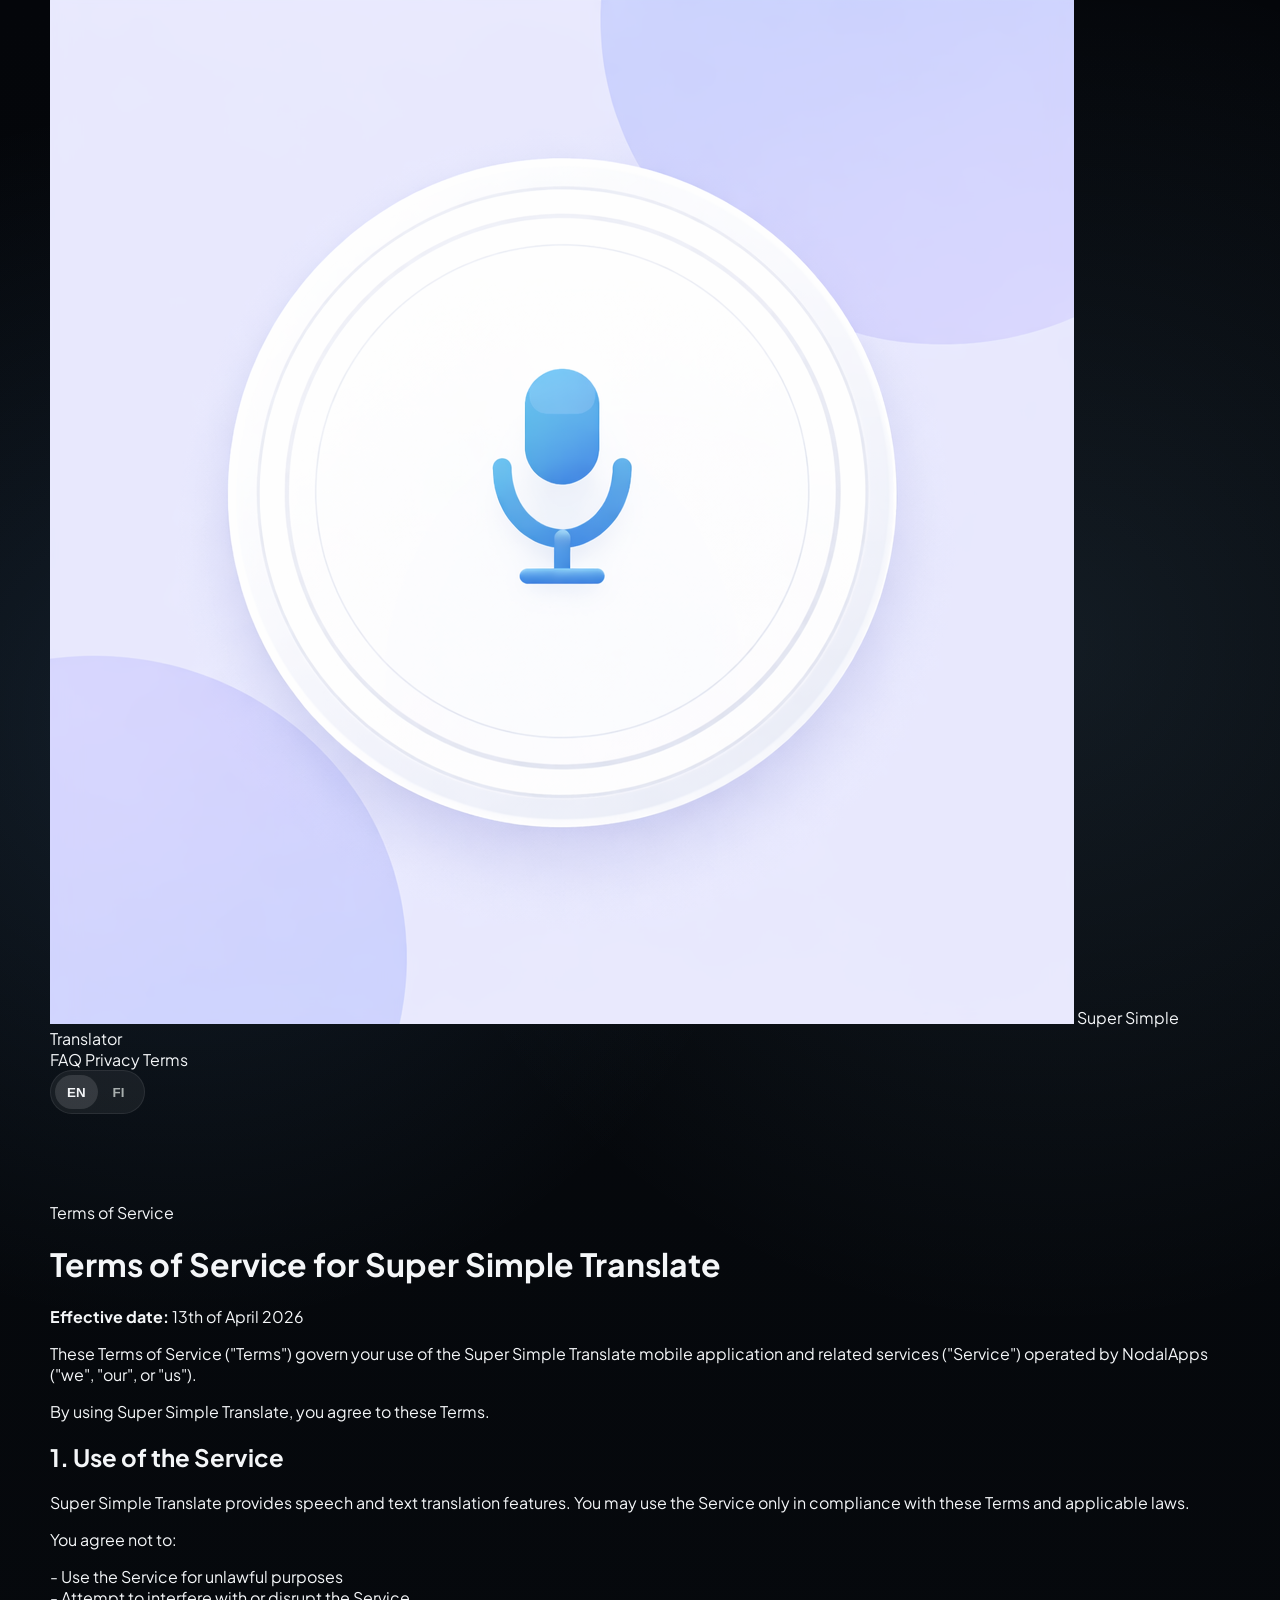
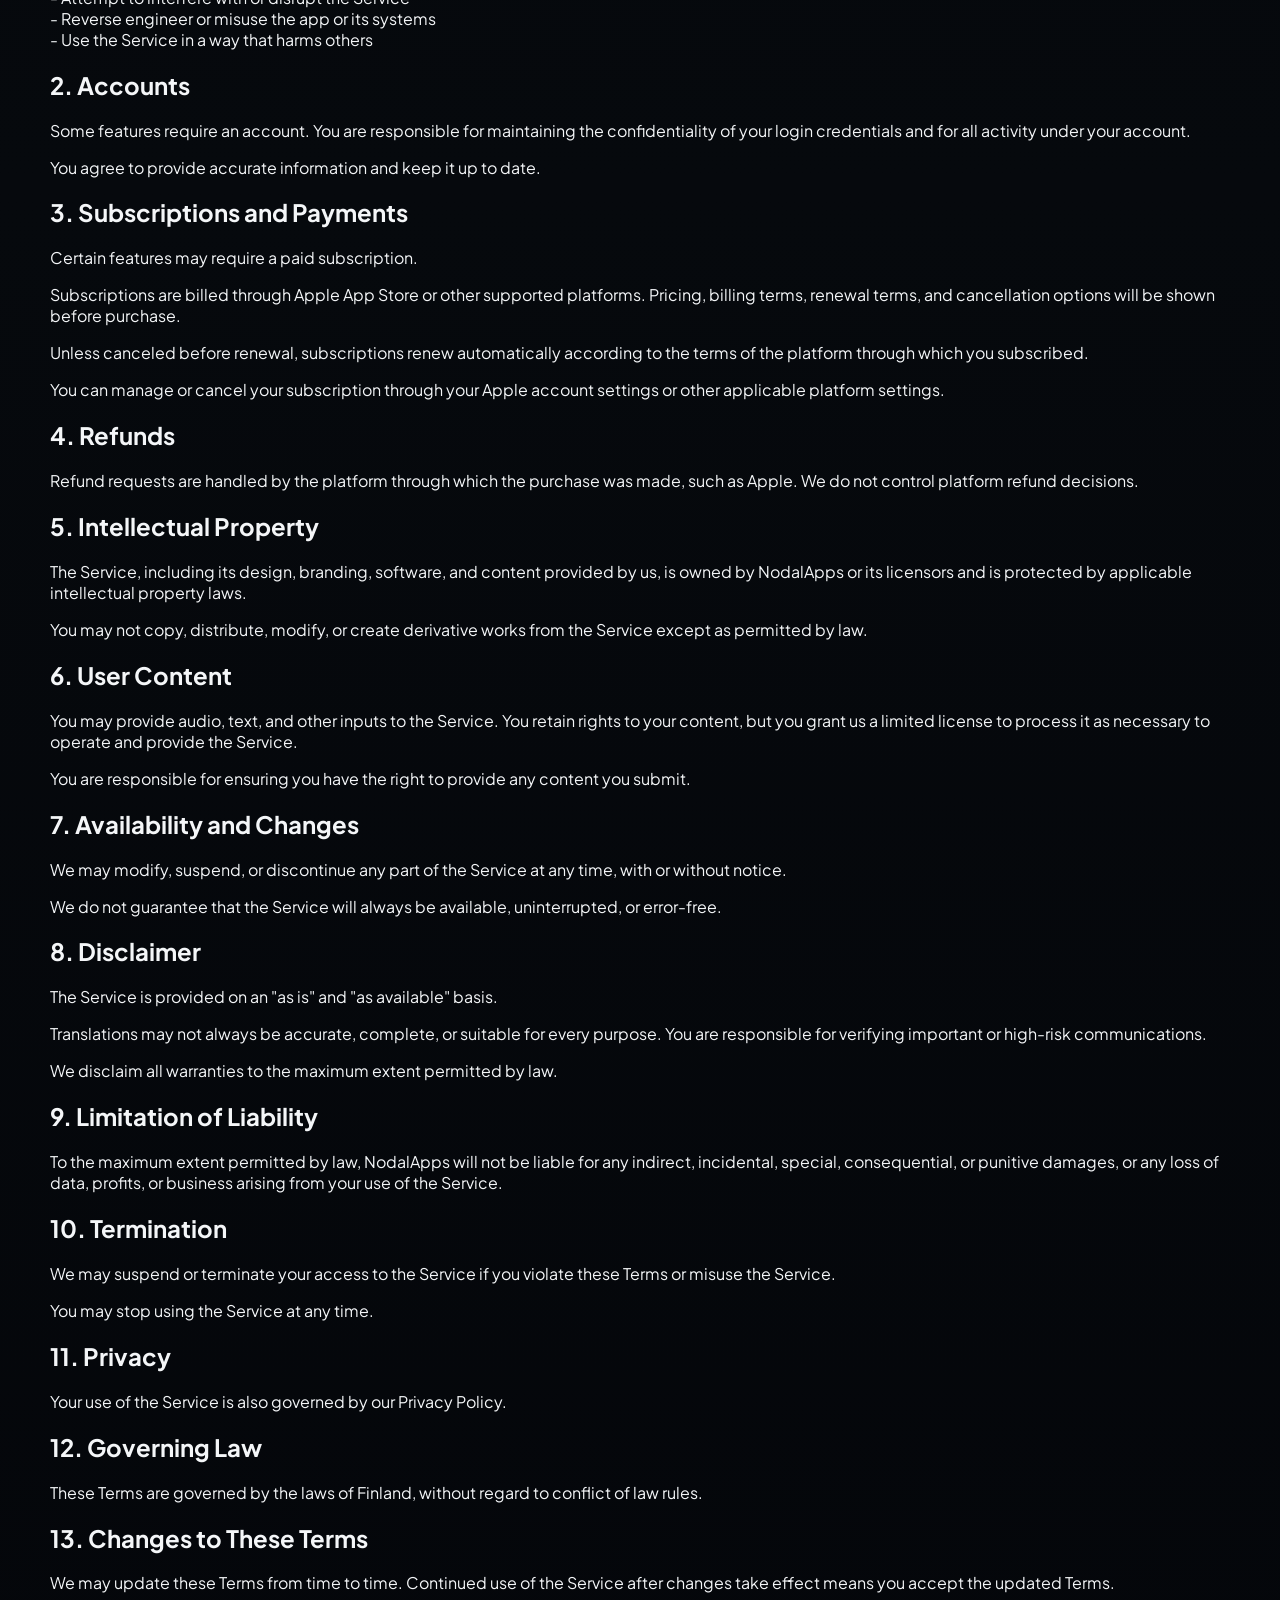
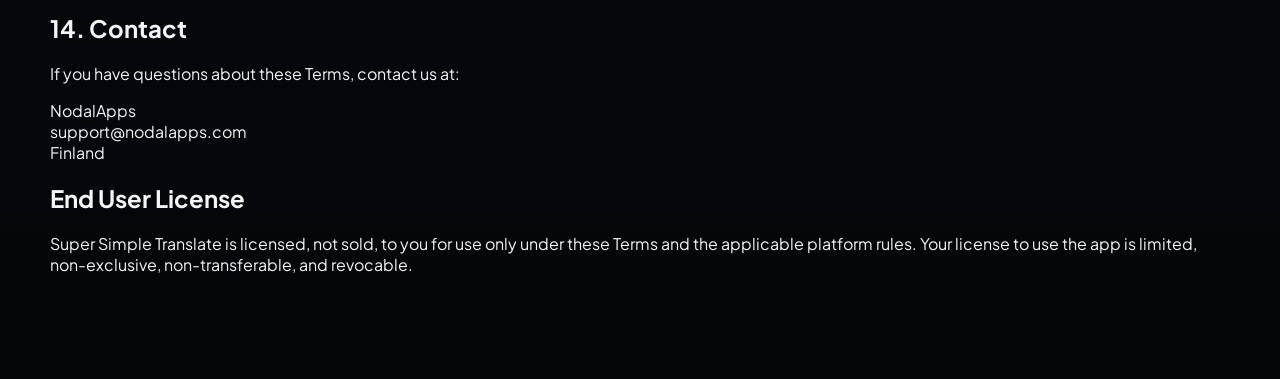
<file: terms.html>
<!DOCTYPE html>
<html lang="en" data-page="terms">
<head>
  <meta charset="UTF-8">
  <meta name="viewport" content="width=device-width, initial-scale=1.0">
  <meta name="description" content="Terms of Service for Super Simple Translate." data-i18n-attr="content" data-i18n="meta.description">
  <title data-i18n="meta.title">Terms of Service | Super Simple Translate</title>
  <link rel="preconnect" href="https://fonts.googleapis.com">
  <link rel="preconnect" href="https://fonts.gstatic.com" crossorigin>
  <link
    href="https://fonts.googleapis.com/css2?family=Plus+Jakarta+Sans:wght@400;500;600;700;800&display=swap"
    rel="stylesheet"
  >
  <link rel="stylesheet" href="styles.css">
</head>
<body>
  <div class="legal-shell">
    <div class="ambient ambient-two"></div>
    <div class="ambient ambient-three"></div>

    <header class="site-header">
      <div class="container nav">
        <a class="brand" href="index.html">
          <span class="brand-mark brand-mark-image">
            <img src="assets/app-icon.png" alt="Super Simple Translator app icon">
          </span>
          <span class="brand-text-single" data-i18n="brand.full">Super Simple Translator</span>
        </a>
        <nav class="nav-links" aria-label="Legal">
          <a href="index.html#faq" data-i18n="nav.faq">FAQ</a>
          <a href="privacy.html" data-i18n="nav.privacy">Privacy</a>
          <a href="terms.html" aria-current="page" data-i18n="nav.terms">Terms</a>
        </nav>
        <div class="nav-actions">
          <div class="language-switcher" aria-label="Website language selector">
            <button class="language-button is-active" type="button" data-lang-choice="en">EN</button>
            <button class="language-button" type="button" data-lang-choice="fi">FI</button>
          </div>
        </div>
      </div>
    </header>

    <main class="section">
      <div class="container legal-card soft-card">
        <div class="eyebrow">Terms of Service</div>
        <h1>Terms of Service for Super Simple Translate</h1>
        <p><strong>Effective date:</strong> 13th of April 2026</p>
        <p>
          These Terms of Service ("Terms") govern your use of the Super Simple Translate mobile
          application and related services ("Service") operated by NodalApps ("we", "our", or "us").
        </p>
        <p>By using Super Simple Translate, you agree to these Terms.</p>

        <section class="legal-section">
          <h2>1. Use of the Service</h2>
          <p>
            Super Simple Translate provides speech and text translation features. You may use the
            Service only in compliance with these Terms and applicable laws.
          </p>
          <p>You agree not to:</p>
          <p>- Use the Service for unlawful purposes<br>- Attempt to interfere with or disrupt the Service<br>- Reverse engineer or misuse the app or its systems<br>- Use the Service in a way that harms others</p>
        </section>

        <section class="legal-section">
          <h2>2. Accounts</h2>
          <p>
            Some features require an account. You are responsible for maintaining the
            confidentiality of your login credentials and for all activity under your account.
          </p>
          <p>You agree to provide accurate information and keep it up to date.</p>
        </section>

        <section class="legal-section">
          <h2>3. Subscriptions and Payments</h2>
          <p>Certain features may require a paid subscription.</p>
          <p>
            Subscriptions are billed through Apple App Store or other supported platforms. Pricing,
            billing terms, renewal terms, and cancellation options will be shown before purchase.
          </p>
          <p>
            Unless canceled before renewal, subscriptions renew automatically according to the terms
            of the platform through which you subscribed.
          </p>
          <p>
            You can manage or cancel your subscription through your Apple account settings or other
            applicable platform settings.
          </p>
        </section>

        <section class="legal-section">
          <h2>4. Refunds</h2>
          <p>
            Refund requests are handled by the platform through which the purchase was made, such as
            Apple. We do not control platform refund decisions.
          </p>
        </section>

        <section class="legal-section">
          <h2>5. Intellectual Property</h2>
          <p>
            The Service, including its design, branding, software, and content provided by us, is
            owned by NodalApps or its licensors and is protected by applicable intellectual property
            laws.
          </p>
          <p>
            You may not copy, distribute, modify, or create derivative works from the Service
            except as permitted by law.
          </p>
        </section>

        <section class="legal-section">
          <h2>6. User Content</h2>
          <p>
            You may provide audio, text, and other inputs to the Service. You retain rights to your
            content, but you grant us a limited license to process it as necessary to operate and
            provide the Service.
          </p>
          <p>You are responsible for ensuring you have the right to provide any content you submit.</p>
        </section>

        <section class="legal-section">
          <h2>7. Availability and Changes</h2>
          <p>
            We may modify, suspend, or discontinue any part of the Service at any time, with or
            without notice.
          </p>
          <p>
            We do not guarantee that the Service will always be available, uninterrupted, or
            error-free.
          </p>
        </section>

        <section class="legal-section">
          <h2>8. Disclaimer</h2>
          <p>The Service is provided on an "as is" and "as available" basis.</p>
          <p>
            Translations may not always be accurate, complete, or suitable for every purpose. You
            are responsible for verifying important or high-risk communications.
          </p>
          <p>We disclaim all warranties to the maximum extent permitted by law.</p>
        </section>

        <section class="legal-section">
          <h2>9. Limitation of Liability</h2>
          <p>
            To the maximum extent permitted by law, NodalApps will not be liable for any indirect,
            incidental, special, consequential, or punitive damages, or any loss of data, profits,
            or business arising from your use of the Service.
          </p>
        </section>

        <section class="legal-section">
          <h2>10. Termination</h2>
          <p>
            We may suspend or terminate your access to the Service if you violate these Terms or
            misuse the Service.
          </p>
          <p>You may stop using the Service at any time.</p>
        </section>

        <section class="legal-section">
          <h2>11. Privacy</h2>
          <p>Your use of the Service is also governed by our Privacy Policy.</p>
        </section>

        <section class="legal-section">
          <h2>12. Governing Law</h2>
          <p>
            These Terms are governed by the laws of Finland, without regard to conflict of law
            rules.
          </p>
        </section>

        <section class="legal-section">
          <h2>13. Changes to These Terms</h2>
          <p>
            We may update these Terms from time to time. Continued use of the Service after changes
            take effect means you accept the updated Terms.
          </p>
        </section>

        <section class="legal-section">
          <h2>14. Contact</h2>
          <p>If you have questions about these Terms, contact us at:</p>
          <p>NodalApps<br><a href="mailto:support@nodalapps.com">support@nodalapps.com</a><br>Finland</p>
        </section>

        <section class="legal-section">
          <h2>End User License</h2>
          <p>
            Super Simple Translate is licensed, not sold, to you for use only under these Terms and
            the applicable platform rules. Your license to use the app is limited, non-exclusive,
            non-transferable, and revocable.
          </p>
        </section>
      </div>
    </main>
  </div>
</body>
</html>
</file>
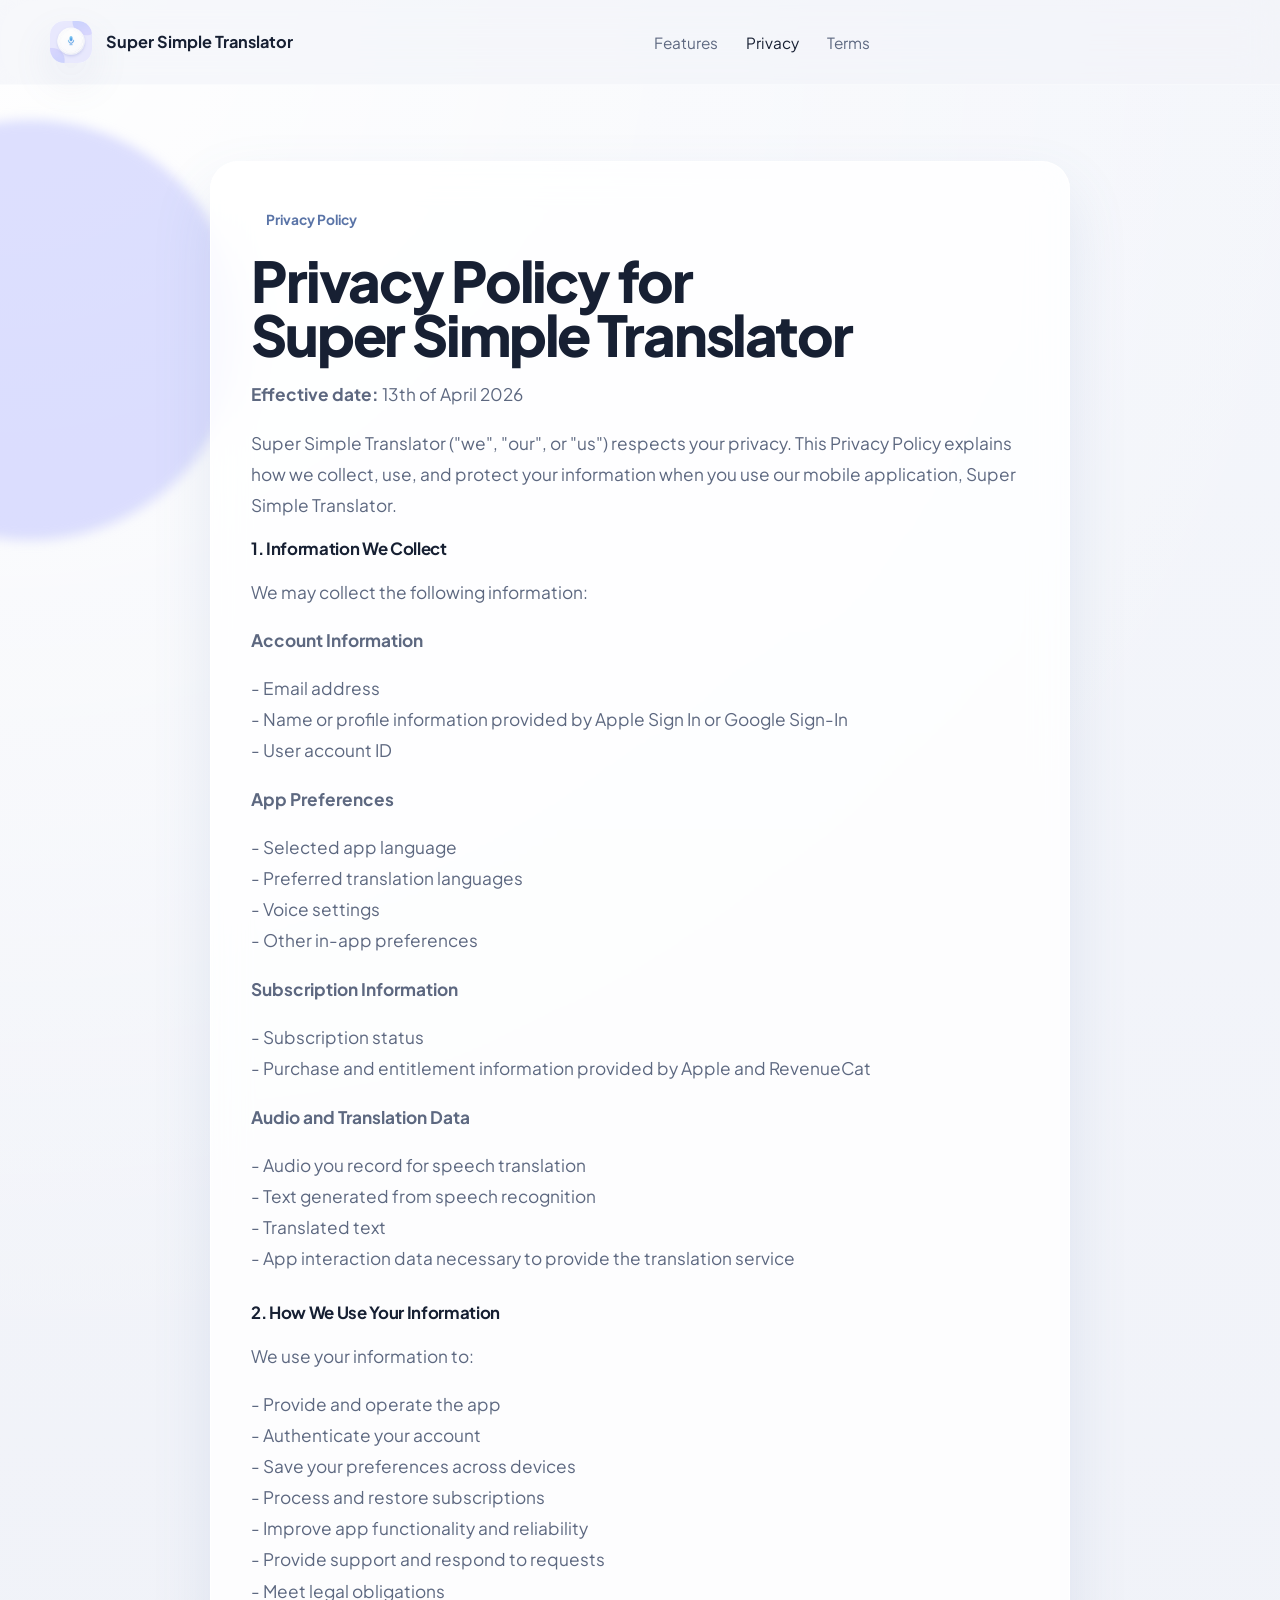
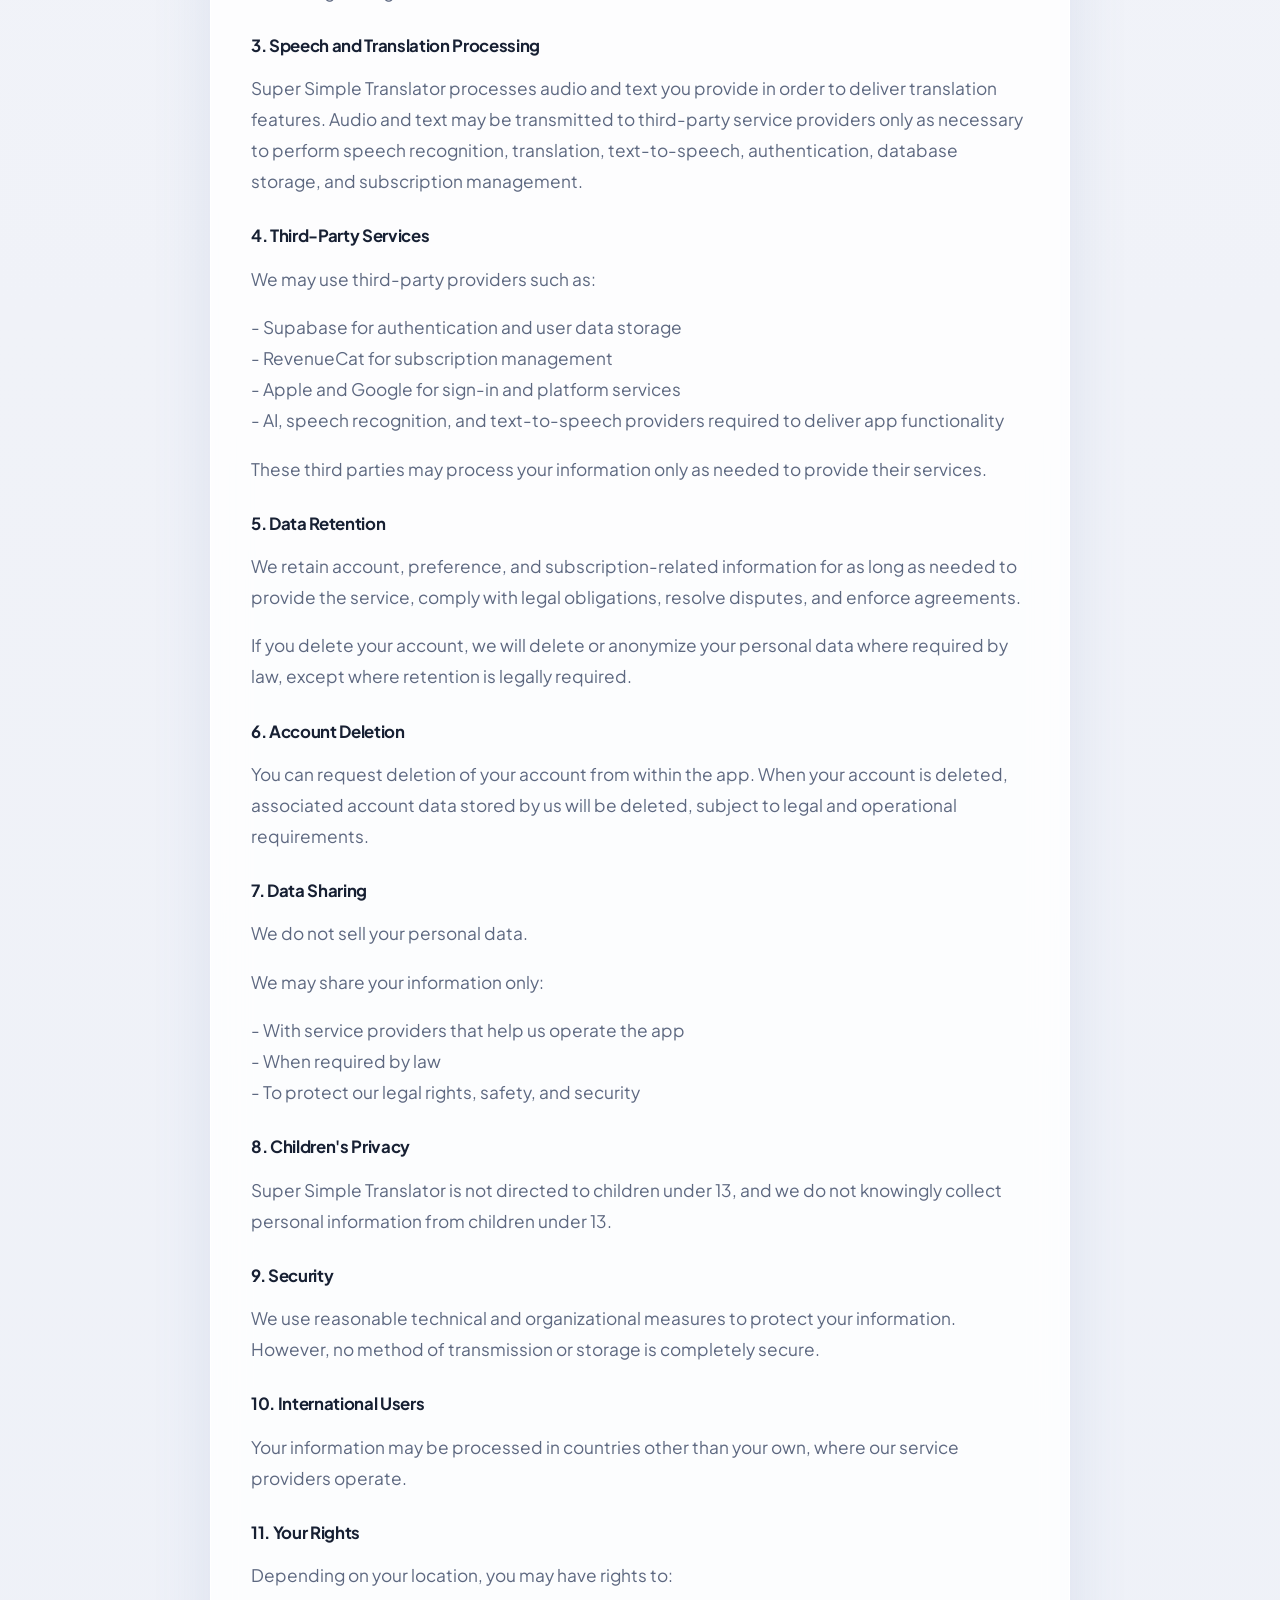
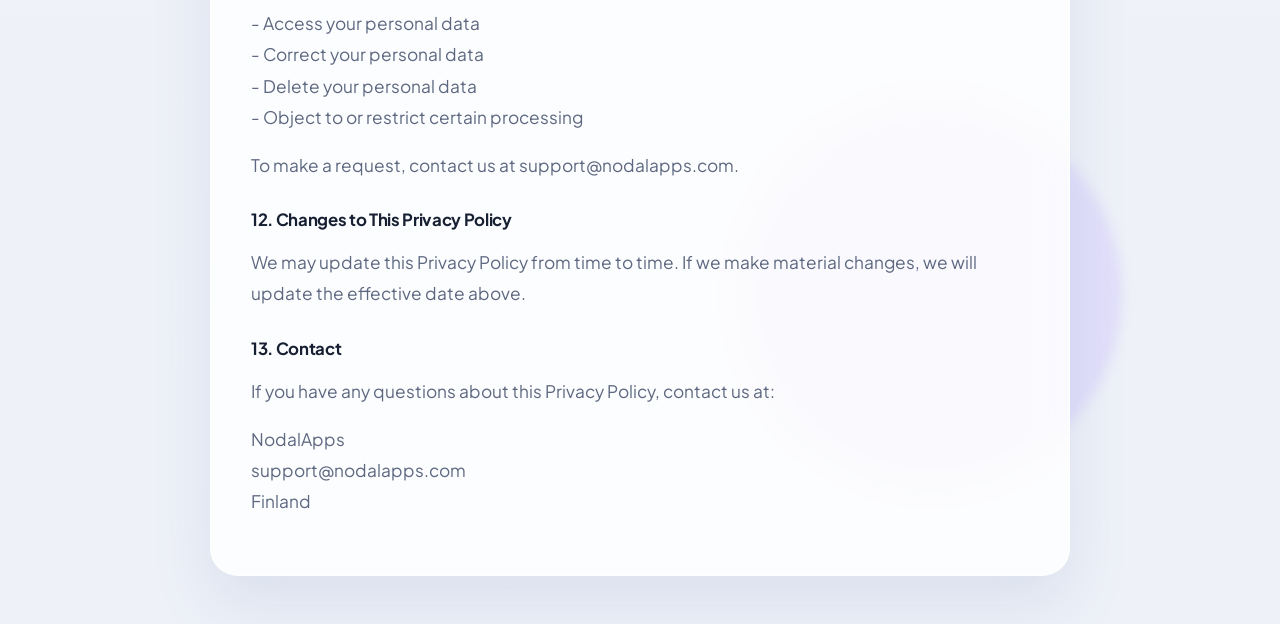
<file: supersimpletranslator/privacy.html>
<!DOCTYPE html>
<html lang="en" data-page="privacy">
<head>
  <meta charset="UTF-8">
  <meta name="viewport" content="width=device-width, initial-scale=1.0">
  <meta name="description" content="Privacy Policy for Super Simple Translator." data-i18n-attr="content" data-i18n="meta.description">
  <title data-i18n="meta.title">Privacy Policy | Super Simple Translator</title>
  <link rel="icon" type="image/png" href="assets/app-icon.png">
  <link rel="apple-touch-icon" href="assets/app-icon.png">
  <link rel="preconnect" href="https://fonts.googleapis.com">
  <link rel="preconnect" href="https://fonts.gstatic.com" crossorigin>
  <link
    href="https://fonts.googleapis.com/css2?family=Plus+Jakarta+Sans:wght@400;500;600;700;800&display=swap"
    rel="stylesheet"
  >
  <link rel="stylesheet" href="styles.css">
</head>
<body>
  <div class="legal-shell">
    <div class="ambient ambient-one"></div>
    <div class="ambient ambient-three"></div>

    <header class="site-header">
      <div class="container nav">
        <a class="brand" href="index.html">
          <span class="brand-mark brand-mark-image">
            <img src="assets/app-icon.png" alt="Super Simple Translator app icon">
          </span>
          <span class="brand-text-single" data-i18n="brand.full">Super Simple Translator</span>
        </a>
        <nav class="nav-links" aria-label="Legal">
          <a href="index.html#features" data-i18n="nav.features">Features</a>
          <a href="privacy.html" aria-current="page" data-i18n="nav.privacy">Privacy</a>
          <a href="terms.html" data-i18n="nav.terms">Terms</a>
        </nav>
        <div class="nav-actions"></div>
      </div>
    </header>

    <main class="section">
      <div class="container legal-card soft-card">
        <div class="eyebrow">Privacy Policy</div>
        <h1>Privacy Policy for Super Simple Translator</h1>
        <p><strong>Effective date:</strong> 13th of April 2026</p>
        <p>
          Super Simple Translator ("we", "our", or "us") respects your privacy. This Privacy Policy
          explains how we collect, use, and protect your information when you use our mobile
          application, Super Simple Translator.
        </p>

        <section class="legal-section">
          <h2>1. Information We Collect</h2>
          <p>We may collect the following information:</p>
          <p><strong>Account Information</strong></p>
          <p>- Email address<br>- Name or profile information provided by Apple Sign In or Google Sign-In<br>- User account ID</p>
          <p><strong>App Preferences</strong></p>
          <p>- Selected app language<br>- Preferred translation languages<br>- Voice settings<br>- Other in-app preferences</p>
          <p><strong>Subscription Information</strong></p>
          <p>- Subscription status<br>- Purchase and entitlement information provided by Apple and RevenueCat</p>
          <p><strong>Audio and Translation Data</strong></p>
          <p>- Audio you record for speech translation<br>- Text generated from speech recognition<br>- Translated text<br>- App interaction data necessary to provide the translation service</p>
        </section>

        <section class="legal-section">
          <h2>2. How We Use Your Information</h2>
          <p>We use your information to:</p>
          <p>- Provide and operate the app<br>- Authenticate your account<br>- Save your preferences across devices<br>- Process and restore subscriptions<br>- Improve app functionality and reliability<br>- Provide support and respond to requests<br>- Meet legal obligations</p>
        </section>

        <section class="legal-section">
          <h2>3. Speech and Translation Processing</h2>
          <p>
            Super Simple Translator processes audio and text you provide in order to deliver
            translation features. Audio and text may be transmitted to third-party service providers
            only as necessary to perform speech recognition, translation, text-to-speech,
            authentication, database storage, and subscription management.
          </p>
        </section>

        <section class="legal-section">
          <h2>4. Third-Party Services</h2>
          <p>We may use third-party providers such as:</p>
          <p>- Supabase for authentication and user data storage<br>- RevenueCat for subscription management<br>- Apple and Google for sign-in and platform services<br>- AI, speech recognition, and text-to-speech providers required to deliver app functionality</p>
          <p>These third parties may process your information only as needed to provide their services.</p>
        </section>

        <section class="legal-section">
          <h2>5. Data Retention</h2>
          <p>
            We retain account, preference, and subscription-related information for as long as
            needed to provide the service, comply with legal obligations, resolve disputes, and
            enforce agreements.
          </p>
          <p>
            If you delete your account, we will delete or anonymize your personal data where
            required by law, except where retention is legally required.
          </p>
        </section>

        <section class="legal-section">
          <h2>6. Account Deletion</h2>
          <p>
            You can request deletion of your account from within the app. When your account is
            deleted, associated account data stored by us will be deleted, subject to legal and
            operational requirements.
          </p>
        </section>

        <section class="legal-section">
          <h2>7. Data Sharing</h2>
          <p>We do not sell your personal data.</p>
          <p>We may share your information only:</p>
          <p>- With service providers that help us operate the app<br>- When required by law<br>- To protect our legal rights, safety, and security</p>
        </section>

        <section class="legal-section">
          <h2>8. Children's Privacy</h2>
          <p>
            Super Simple Translator is not directed to children under 13, and we do not knowingly
            collect personal information from children under 13.
          </p>
        </section>

        <section class="legal-section">
          <h2>9. Security</h2>
          <p>
            We use reasonable technical and organizational measures to protect your information.
            However, no method of transmission or storage is completely secure.
          </p>
        </section>

        <section class="legal-section">
          <h2>10. International Users</h2>
          <p>
            Your information may be processed in countries other than your own, where our service
            providers operate.
          </p>
        </section>

        <section class="legal-section">
          <h2>11. Your Rights</h2>
          <p>Depending on your location, you may have rights to:</p>
          <p>- Access your personal data<br>- Correct your personal data<br>- Delete your personal data<br>- Object to or restrict certain processing</p>
          <p>
            To make a request, contact us at
            <a href="mailto:support@nodalapps.com">support@nodalapps.com</a>.
          </p>
        </section>

        <section class="legal-section">
          <h2>12. Changes to This Privacy Policy</h2>
          <p>
            We may update this Privacy Policy from time to time. If we make material changes, we
            will update the effective date above.
          </p>
        </section>

        <section class="legal-section">
          <h2>13. Contact</h2>
          <p>If you have any questions about this Privacy Policy, contact us at:</p>
          <p>NodalApps<br><a href="mailto:support@nodalapps.com">support@nodalapps.com</a><br>Finland</p>
        </section>
      </div>
    </main>
  </div>
</body>
</html>
</file>
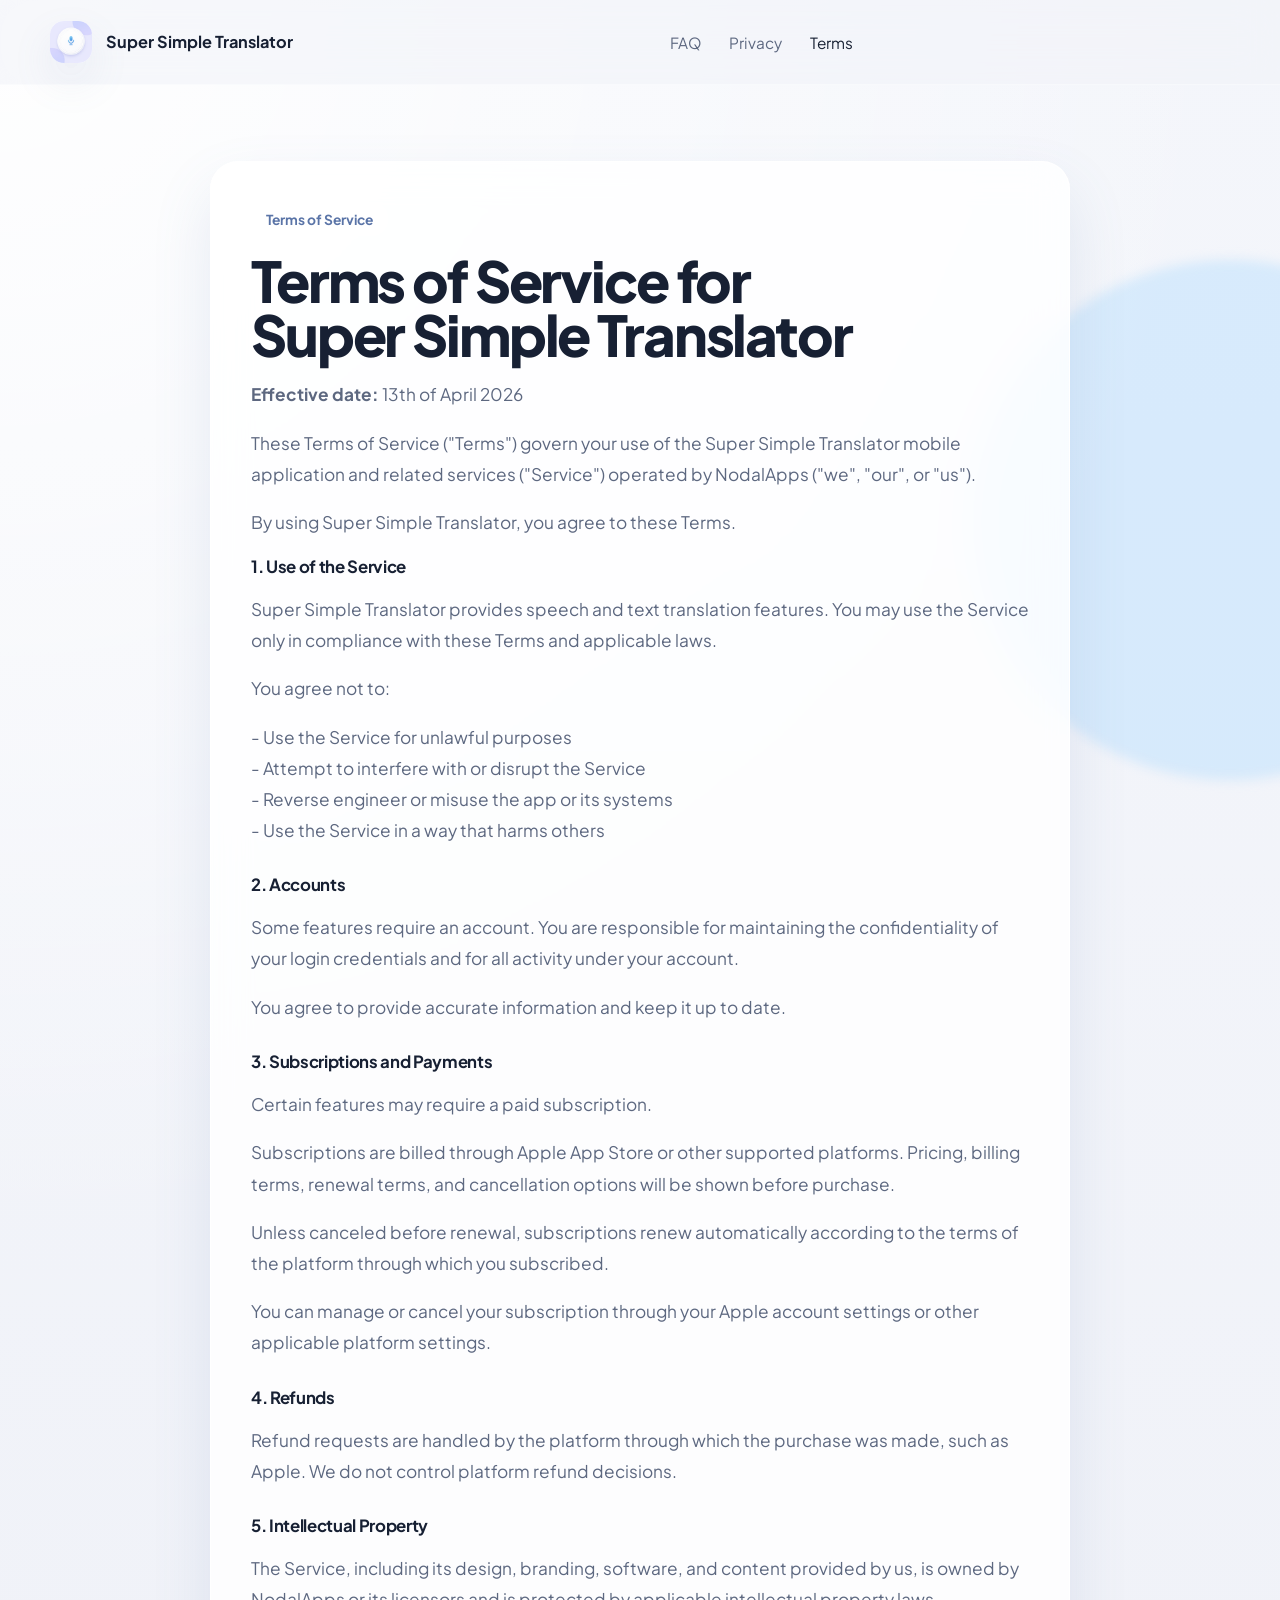
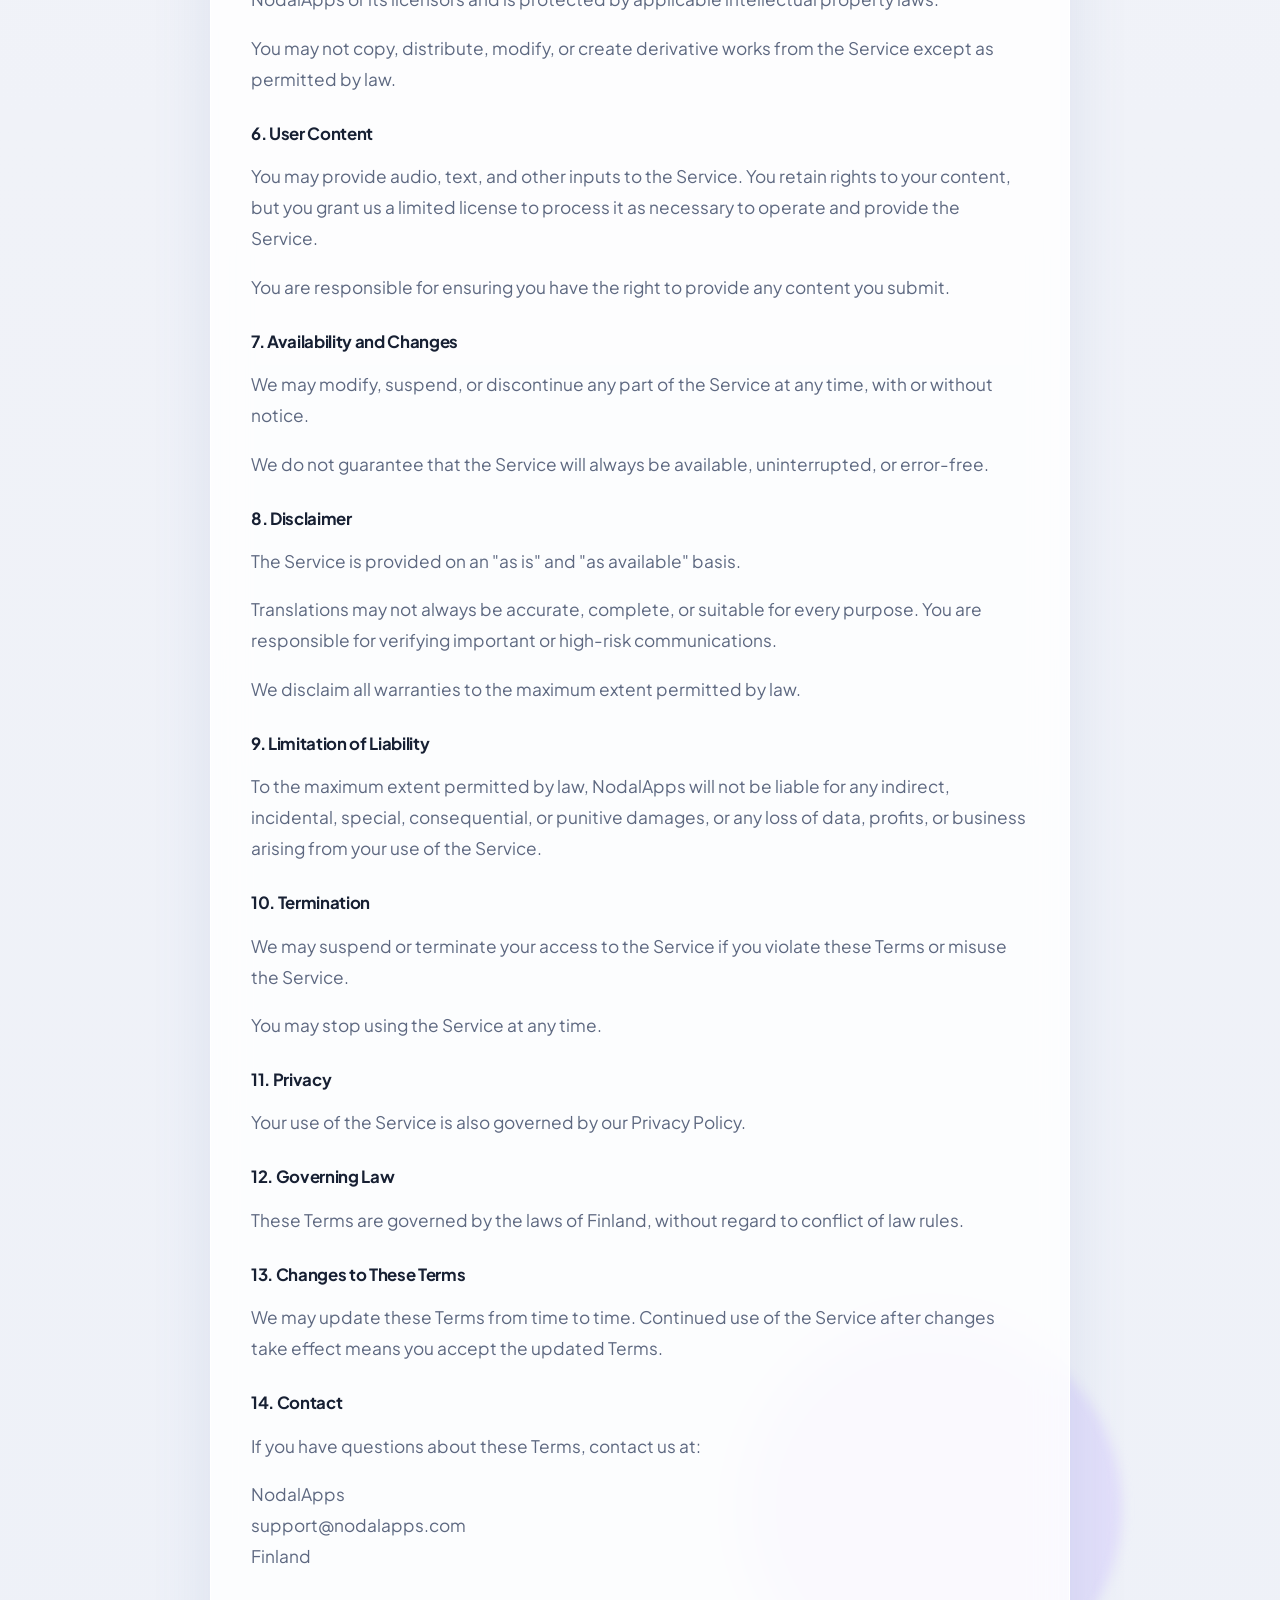
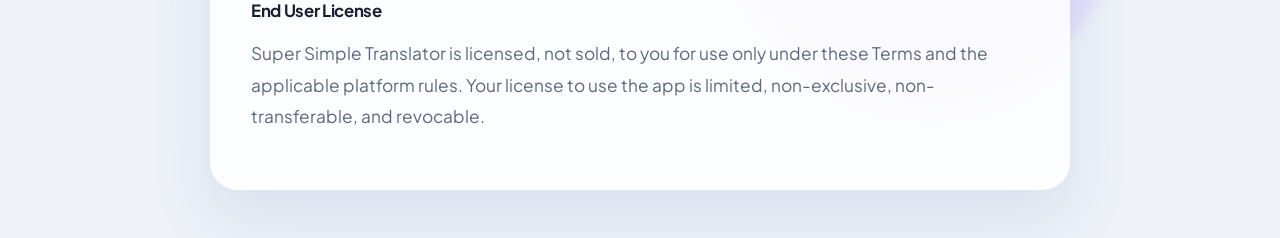
<file: supersimpletranslator/terms.html>
<!DOCTYPE html>
<html lang="en" data-page="terms">
<head>
  <meta charset="UTF-8">
  <meta name="viewport" content="width=device-width, initial-scale=1.0">
  <meta name="description" content="Terms of Service for Super Simple Translator." data-i18n-attr="content" data-i18n="meta.description">
  <title data-i18n="meta.title">Terms of Service | Super Simple Translator</title>
  <link rel="icon" type="image/png" href="assets/app-icon.png">
  <link rel="apple-touch-icon" href="assets/app-icon.png">
  <link rel="preconnect" href="https://fonts.googleapis.com">
  <link rel="preconnect" href="https://fonts.gstatic.com" crossorigin>
  <link
    href="https://fonts.googleapis.com/css2?family=Plus+Jakarta+Sans:wght@400;500;600;700;800&display=swap"
    rel="stylesheet"
  >
  <link rel="stylesheet" href="styles.css">
</head>
<body>
  <div class="legal-shell">
    <div class="ambient ambient-two"></div>
    <div class="ambient ambient-three"></div>

    <header class="site-header">
      <div class="container nav">
        <a class="brand" href="index.html">
          <span class="brand-mark brand-mark-image">
            <img src="assets/app-icon.png" alt="Super Simple Translator app icon">
          </span>
          <span class="brand-text-single" data-i18n="brand.full">Super Simple Translator</span>
        </a>
        <nav class="nav-links" aria-label="Legal">
          <a href="index.html#faq" data-i18n="nav.faq">FAQ</a>
          <a href="privacy.html" data-i18n="nav.privacy">Privacy</a>
          <a href="terms.html" aria-current="page" data-i18n="nav.terms">Terms</a>
        </nav>
        <div class="nav-actions"></div>
      </div>
    </header>

    <main class="section">
      <div class="container legal-card soft-card">
        <div class="eyebrow">Terms of Service</div>
        <h1>Terms of Service for Super Simple Translator</h1>
        <p><strong>Effective date:</strong> 13th of April 2026</p>
        <p>
          These Terms of Service ("Terms") govern your use of the Super Simple Translator mobile
          application and related services ("Service") operated by NodalApps ("we", "our", or "us").
        </p>
        <p>By using Super Simple Translator, you agree to these Terms.</p>

        <section class="legal-section">
          <h2>1. Use of the Service</h2>
          <p>
            Super Simple Translator provides speech and text translation features. You may use the
            Service only in compliance with these Terms and applicable laws.
          </p>
          <p>You agree not to:</p>
          <p>- Use the Service for unlawful purposes<br>- Attempt to interfere with or disrupt the Service<br>- Reverse engineer or misuse the app or its systems<br>- Use the Service in a way that harms others</p>
        </section>

        <section class="legal-section">
          <h2>2. Accounts</h2>
          <p>
            Some features require an account. You are responsible for maintaining the
            confidentiality of your login credentials and for all activity under your account.
          </p>
          <p>You agree to provide accurate information and keep it up to date.</p>
        </section>

        <section class="legal-section">
          <h2>3. Subscriptions and Payments</h2>
          <p>Certain features may require a paid subscription.</p>
          <p>
            Subscriptions are billed through Apple App Store or other supported platforms. Pricing,
            billing terms, renewal terms, and cancellation options will be shown before purchase.
          </p>
          <p>
            Unless canceled before renewal, subscriptions renew automatically according to the terms
            of the platform through which you subscribed.
          </p>
          <p>
            You can manage or cancel your subscription through your Apple account settings or other
            applicable platform settings.
          </p>
        </section>

        <section class="legal-section">
          <h2>4. Refunds</h2>
          <p>
            Refund requests are handled by the platform through which the purchase was made, such as
            Apple. We do not control platform refund decisions.
          </p>
        </section>

        <section class="legal-section">
          <h2>5. Intellectual Property</h2>
          <p>
            The Service, including its design, branding, software, and content provided by us, is
            owned by NodalApps or its licensors and is protected by applicable intellectual property
            laws.
          </p>
          <p>
            You may not copy, distribute, modify, or create derivative works from the Service
            except as permitted by law.
          </p>
        </section>

        <section class="legal-section">
          <h2>6. User Content</h2>
          <p>
            You may provide audio, text, and other inputs to the Service. You retain rights to your
            content, but you grant us a limited license to process it as necessary to operate and
            provide the Service.
          </p>
          <p>You are responsible for ensuring you have the right to provide any content you submit.</p>
        </section>

        <section class="legal-section">
          <h2>7. Availability and Changes</h2>
          <p>
            We may modify, suspend, or discontinue any part of the Service at any time, with or
            without notice.
          </p>
          <p>
            We do not guarantee that the Service will always be available, uninterrupted, or
            error-free.
          </p>
        </section>

        <section class="legal-section">
          <h2>8. Disclaimer</h2>
          <p>The Service is provided on an "as is" and "as available" basis.</p>
          <p>
            Translations may not always be accurate, complete, or suitable for every purpose. You
            are responsible for verifying important or high-risk communications.
          </p>
          <p>We disclaim all warranties to the maximum extent permitted by law.</p>
        </section>

        <section class="legal-section">
          <h2>9. Limitation of Liability</h2>
          <p>
            To the maximum extent permitted by law, NodalApps will not be liable for any indirect,
            incidental, special, consequential, or punitive damages, or any loss of data, profits,
            or business arising from your use of the Service.
          </p>
        </section>

        <section class="legal-section">
          <h2>10. Termination</h2>
          <p>
            We may suspend or terminate your access to the Service if you violate these Terms or
            misuse the Service.
          </p>
          <p>You may stop using the Service at any time.</p>
        </section>

        <section class="legal-section">
          <h2>11. Privacy</h2>
          <p>Your use of the Service is also governed by our Privacy Policy.</p>
        </section>

        <section class="legal-section">
          <h2>12. Governing Law</h2>
          <p>
            These Terms are governed by the laws of Finland, without regard to conflict of law
            rules.
          </p>
        </section>

        <section class="legal-section">
          <h2>13. Changes to These Terms</h2>
          <p>
            We may update these Terms from time to time. Continued use of the Service after changes
            take effect means you accept the updated Terms.
          </p>
        </section>

        <section class="legal-section">
          <h2>14. Contact</h2>
          <p>If you have questions about these Terms, contact us at:</p>
          <p>NodalApps<br><a href="mailto:support@nodalapps.com">support@nodalapps.com</a><br>Finland</p>
        </section>

        <section class="legal-section">
          <h2>End User License</h2>
          <p>
            Super Simple Translator is licensed, not sold, to you for use only under these Terms and
            the applicable platform rules. Your license to use the app is limited, non-exclusive,
            non-transferable, and revocable.
          </p>
        </section>
      </div>
    </main>
  </div>
</body>
</html>
</file>
<file: styles.css>
:root {
  --bg: #05070a;
  --bg-soft: #0b120f;
  --surface: rgba(255, 255, 255, 0.05);
  --surface-strong: rgba(255, 255, 255, 0.09);
  --text: #f4f6f8;
  --muted: rgba(225, 232, 228, 0.72);
  --line: rgba(255, 255, 255, 0.1);
  --blue: #78bfff;
  --blue-deep: #4f8fe7;
  --blue-soft: #b9e2ff;
  --shadow: 0 30px 80px rgba(0, 0, 0, 0.45);
  --container: 1180px;
}

*,
*::before,
*::after {
  box-sizing: border-box;
}

html {
  scroll-behavior: smooth;
}

body {
  margin: 0;
  font-family: "Plus Jakarta Sans", "Segoe UI", sans-serif;
  color: var(--text);
  background:
    radial-gradient(circle at 14% 20%, rgba(120, 191, 255, 0.13), transparent 20%),
    radial-gradient(circle at 82% 18%, rgba(148, 212, 255, 0.1), transparent 22%),
    linear-gradient(180deg, #04060a 0%, #06090d 50%, #04060a 100%);
}

a {
  color: inherit;
  text-decoration: none;
}

.site-shell {
  position: relative;
  overflow: hidden;
  min-height: 100vh;
  isolation: isolate;
}

.node-canvas {
  position: absolute;
  inset: 0;
  width: 100%;
  height: 100%;
  pointer-events: none;
  opacity: 0.9;
  z-index: 0;
}

.container {
  width: min(calc(100% - 32px), var(--container));
  margin: 0 auto;
  position: relative;
  z-index: 1;
}

.topbar {
  position: sticky;
  top: 0;
  z-index: 20;
  backdrop-filter: blur(20px);
  background: rgba(4, 7, 10, 0.72);
  border-bottom: 1px solid rgba(255, 255, 255, 0.06);
}

.topbar-inner {
  display: flex;
  align-items: center;
  justify-content: space-between;
  gap: 24px;
  min-height: 84px;
}

.team-brand {
  display: inline-flex;
  align-items: center;
  gap: 12px;
  font-weight: 700;
  letter-spacing: -0.03em;
}

.team-brand-image img {
  display: block;
  width: auto;
  height: 42px;
  object-fit: contain;
}

.team-brand-mark {
  width: 16px;
  height: 16px;
  border-radius: 50%;
  background: linear-gradient(135deg, rgba(104, 209, 156, 0.95), rgba(47, 127, 91, 0.95));
  box-shadow: 0 0 0 4px rgba(255, 255, 255, 0.05);
}

.team-nav {
  display: flex;
  align-items: center;
  gap: 28px;
  color: var(--muted);
  font-size: 0.95rem;
}

.topbar-actions {
  display: flex;
  align-items: center;
  gap: 12px;
}

.language-switcher {
  display: inline-flex;
  align-items: center;
  padding: 4px;
  border-radius: 999px;
  background: rgba(255, 255, 255, 0.06);
  border: 1px solid rgba(255, 255, 255, 0.08);
}

.language-button {
  border: 0;
  background: transparent;
  color: var(--muted);
  min-width: 42px;
  height: 34px;
  padding: 0 12px;
  border-radius: 999px;
  font-weight: 700;
  cursor: pointer;
  transition: background 180ms ease, color 180ms ease;
}

.language-button.is-active {
  background: rgba(255, 255, 255, 0.12);
  color: var(--text);
}

.team-nav a {
  transition: color 180ms ease;
}

.team-nav a:hover {
  color: var(--text);
}

.ghost-button,
.primary-button,
.secondary-button,
.inline-link {
  display: inline-flex;
  align-items: center;
  justify-content: center;
  border-radius: 999px;
  font-weight: 700;
  transition: transform 180ms ease, background 180ms ease, border-color 180ms ease;
}

.interactive-lift,
.interactive-card {
  transform-style: preserve-3d;
  transition:
    transform 220ms ease,
    box-shadow 220ms ease,
    border-color 220ms ease,
    background 220ms ease;
  will-change: transform;
}

.ghost-button {
  min-height: 42px;
  padding: 0 18px;
  border: 1px solid rgba(103, 199, 154, 0.26);
  border-color: rgba(120, 191, 255, 0.28);
  background: rgba(87, 147, 214, 0.14);
  color: #eef7ff;
}

.primary-button,
.secondary-button {
  min-height: 52px;
  padding: 0 24px;
}

.primary-button {
  background: linear-gradient(135deg, var(--blue), #93d0ff);
  color: #07101b;
  box-shadow: 0 18px 40px rgba(97, 164, 236, 0.28);
}

.secondary-button {
  border: 1px solid rgba(120, 191, 255, 0.24);
  background: rgba(87, 147, 214, 0.12);
  color: #e9f5ff;
}

.ghost-button:hover,
.primary-button:hover,
.secondary-button:hover,
.inline-link:hover {
  transform: translateY(-2px);
}

.hero-panel {
  position: relative;
  min-height: calc(100vh - 84px);
  display: flex;
  align-items: center;
  padding: 80px 0 72px;
}

.hero-content {
  position: relative;
  z-index: 2;
  text-align: center;
  max-width: 760px;
}

.section-kicker {
  margin: 0 0 18px;
  color: rgba(229, 238, 232, 0.72);
  font-size: 0.88rem;
  font-weight: 700;
  text-transform: uppercase;
  letter-spacing: 0.16em;
}

.hero-content h1,
.section-heading h2,
.about-grid h2,
.contact-card h2 {
  margin: 0;
  font-size: clamp(3.2rem, 8vw, 5.8rem);
  line-height: 0.95;
  letter-spacing: -0.055em;
}

.hero-content h1 {
  font-size: clamp(3rem, 7.2vw, 5.4rem);
  letter-spacing: -0.045em;
  text-wrap: balance;
}

html[lang="fi"] .hero-content h1 {
  font-size: clamp(2.8rem, 6.7vw, 5rem);
  letter-spacing: -0.03em;
  line-height: 1;
}

.hero-copy,
.section-heading p,
.about-copy,
.project-card p {
  color: var(--muted);
  line-height: 1.8;
}

.hero-copy {
  max-width: 620px;
  margin: 22px auto 0;
  font-size: 1.08rem;
}

.hero-actions {
  display: flex;
  justify-content: center;
  gap: 14px;
  flex-wrap: wrap;
  margin-top: 32px;
}

.section {
  position: relative;
  padding: 88px 0;
}

.section-heading {
  max-width: 720px;
  margin-bottom: 32px;
}

.project-grid {
  display: grid;
  grid-template-columns: 1.2fr 1fr 1fr;
  gap: 20px;
}

.project-card,
.contact-card {
  position: relative;
  background: linear-gradient(180deg, rgba(255, 255, 255, 0.07), rgba(255, 255, 255, 0.04));
  border: 1px solid rgba(255, 255, 255, 0.1);
  box-shadow: var(--shadow);
  backdrop-filter: blur(18px);
}

.project-card {
  min-height: 320px;
  padding: 28px;
  border-radius: 30px;
  overflow: hidden;
}

.project-card::after,
.contact-card::after {
  content: "";
  position: absolute;
  inset: auto -20% -45% auto;
  width: 180px;
  height: 180px;
  border-radius: 50%;
  background: radial-gradient(circle, rgba(140, 205, 255, 0.16), transparent 68%);
  opacity: 0;
  transition: opacity 220ms ease;
  pointer-events: none;
}

.project-featured {
  background:
    radial-gradient(circle at top right, rgba(111, 213, 164, 0.14), transparent 30%),
    radial-gradient(circle at bottom left, rgba(47, 127, 91, 0.16), transparent 28%),
    linear-gradient(180deg, rgba(255, 255, 255, 0.09), rgba(255, 255, 255, 0.05));
}

.interactive-card:hover {
  box-shadow: 0 38px 92px rgba(0, 0, 0, 0.52);
  border-color: rgba(150, 210, 255, 0.2);
}

.interactive-card:hover::after {
  opacity: 1;
}

.project-badge {
  display: inline-flex;
  align-items: center;
  min-height: 30px;
  padding: 0 12px;
  border-radius: 999px;
  background: rgba(120, 191, 255, 0.18);
  color: #e3f2ff;
  font-size: 0.78rem;
  font-weight: 700;
}

.project-badge-muted {
  background: rgba(255, 255, 255, 0.08);
}

.project-card h3 {
  margin: 20px 0 0;
  font-size: 1.5rem;
  letter-spacing: -0.03em;
}

.project-meta {
  display: flex;
  flex-wrap: wrap;
  gap: 10px;
  margin-top: 22px;
}

.project-meta span {
  display: inline-flex;
  align-items: center;
  min-height: 30px;
  padding: 0 12px;
  border-radius: 999px;
  border: 1px solid rgba(255, 255, 255, 0.1);
  color: var(--muted);
  font-size: 0.82rem;
}

.inline-link {
  margin-top: 28px;
  color: #dff3e8;
  justify-content: flex-start;
}

.about-grid {
  display: grid;
  grid-template-columns: 0.95fr 1.05fr;
  gap: 28px;
  align-items: start;
}

.contact-card {
  border-radius: 34px;
  padding: 34px;
  display: flex;
  align-items: center;
  justify-content: space-between;
  gap: 24px;
}

.contact-links {
  display: grid;
  gap: 14px;
  justify-items: end;
  text-align: right;
}

.contact-links a {
  color: #e4f4eb;
}

.reveal {
  opacity: 0;
  transform: translateY(24px);
  transition: opacity 500ms ease, transform 500ms ease;
}

.reveal.is-visible {
  opacity: 1;
  transform: translateY(0);
}

.orb {
  position: absolute;
  border-radius: 50%;
  filter: blur(16px);
  pointer-events: none;
}

.orb-one {
  width: 420px;
  height: 420px;
  left: -140px;
  top: -40px;
  background:
    radial-gradient(circle at 60% 50%, rgba(115, 191, 255, 0.62), transparent 42%),
    radial-gradient(circle at 42% 42%, rgba(0, 0, 0, 0.94), transparent 62%);
}

.orb-two {
  width: 420px;
  height: 420px;
  right: -80px;
  top: 0;
  background:
    radial-gradient(circle at 42% 52%, rgba(116, 194, 255, 0.56), transparent 42%),
    radial-gradient(circle at 50% 52%, rgba(0, 0, 0, 0.94), transparent 64%);
}

.orb-three {
  width: 520px;
  height: 520px;
  right: 4%;
  bottom: 14%;
  background:
    radial-gradient(circle at 46% 52%, rgba(153, 216, 255, 0.34), transparent 38%),
    radial-gradient(circle at 52% 56%, rgba(72, 133, 214, 0.26), transparent 54%);
  opacity: 0.9;
}

@media (max-width: 980px) {
  .project-grid,
  .about-grid,
  .contact-card {
    grid-template-columns: 1fr;
  }

  .contact-card {
    align-items: flex-start;
  }

  .contact-links {
    justify-items: start;
    text-align: left;
  }
}

@media (max-width: 760px) {
  .topbar-inner {
    display: grid;
    grid-template-columns: minmax(0, 1fr) auto;
    grid-template-areas:
      "brand actions"
      "nav nav";
    align-items: center;
    gap: 10px 14px;
    min-height: 0;
    padding: 10px 0 8px;
  }

  .team-brand {
    grid-area: brand;
    min-width: 0;
  }

  .team-brand-image img {
    height: 30px;
  }

  .team-nav {
    grid-area: nav;
    width: 100%;
    overflow-x: auto;
    gap: 16px;
    padding: 2px 0 2px;
    font-size: 0.92rem;
    scrollbar-width: none;
  }

  .team-nav::-webkit-scrollbar {
    display: none;
  }

  .topbar-actions {
    grid-area: actions;
    width: auto;
    flex-wrap: nowrap;
    justify-content: flex-end;
    gap: 8px;
  }

  .language-switcher {
    padding: 3px;
  }

  .language-button {
    min-width: 38px;
    height: 32px;
    padding: 0 10px;
    font-size: 0.88rem;
  }

  .ghost-button {
    width: auto;
    min-height: 38px;
    padding: 0 14px;
    font-size: 0.9rem;
  }

  .hero-panel {
    min-height: auto;
    padding: 72px 0 54px;
  }

  .hero-content {
    text-align: left;
  }

  .hero-content h1 {
    font-size: clamp(2.7rem, 12vw, 4.2rem);
    letter-spacing: -0.03em;
  }

  html[lang="fi"] .hero-content h1 {
    font-size: clamp(2.4rem, 11vw, 3.8rem);
    letter-spacing: -0.02em;
  }

  .hero-copy {
    margin-left: 0;
  }

  .hero-actions {
    justify-content: flex-start;
  }

  .primary-button,
  .secondary-button {
    width: 100%;
  }

  .section {
    padding: 64px 0;
  }

  .project-card,
  .contact-card {
    padding: 24px;
  }

  .node-canvas {
    opacity: 0.5;
  }
}

@media (max-width: 560px) {
  .container {
    width: min(calc(100% - 24px), var(--container));
  }

  .topbar-inner {
    gap: 8px 10px;
    padding: 8px 0 6px;
  }

  .team-brand-image img {
    height: 28px;
  }

  .team-nav {
    gap: 14px;
    font-size: 0.88rem;
  }

  .topbar-actions {
    gap: 6px;
  }

  .language-button {
    min-width: 36px;
    height: 30px;
    padding: 0 9px;
    font-size: 0.84rem;
  }

  .ghost-button {
    min-height: 36px;
    padding: 0 12px;
    font-size: 0.86rem;
  }

  .node-canvas {
    opacity: 0.34;
  }
}
</file>
<file: supersimpletranslator/styles.css>
:root {
  --bg: #f0f2f8;
  --surface: rgba(255, 255, 255, 0.82);
  --text: #172033;
  --muted: #5d6880;
  --shadow: 0 28px 60px rgba(102, 126, 176, 0.14);
  --shadow-soft: 0 18px 40px rgba(122, 141, 181, 0.12);
  --primary: #6ca8ff;
  --primary-strong: #4d93ff;
  --secondary: #8f9fff;
  --cyan: #82dff4;
  --blob-a: rgba(164, 169, 255, 0.36);
  --blob-b: rgba(160, 214, 255, 0.34);
  --blob-c: rgba(203, 187, 255, 0.34);
  --radius-xl: 36px;
  --radius-lg: 28px;
  --container: 1180px;
}

*,
*::before,
*::after {
  box-sizing: border-box;
}

html {
  scroll-behavior: smooth;
}

body {
  margin: 0;
  font-family: "Plus Jakarta Sans", "SF Pro Display", "Segoe UI", sans-serif;
  color: var(--text);
  background:
    radial-gradient(circle at top left, rgba(255, 255, 255, 0.95), transparent 34%),
    linear-gradient(180deg, #f4f6fb 0%, var(--bg) 50%, #eef1f8 100%);
  min-height: 100vh;
}

a {
  color: inherit;
  text-decoration: none;
}

a,
button,
summary {
  -webkit-tap-highlight-color: transparent;
}

a:focus-visible,
button:focus-visible,
summary:focus-visible {
  outline: 2px solid rgba(92, 145, 255, 0.8);
  outline-offset: 4px;
}

.page-shell,
.legal-shell {
  position: relative;
  overflow: hidden;
}

.container {
  width: min(calc(100% - 40px), var(--container));
  margin: 0 auto;
}

.section {
  position: relative;
  padding: 48px 0;
}

.site-header {
  position: sticky;
  top: 0;
  z-index: 30;
  backdrop-filter: blur(20px);
  background: rgba(240, 242, 248, 0.55);
  border-bottom: 1px solid rgba(255, 255, 255, 0.4);
}

.nav {
  display: flex;
  align-items: center;
  justify-content: space-between;
  gap: 24px;
  min-height: 84px;
}

.brand {
  display: inline-flex;
  align-items: center;
  gap: 14px;
  flex-shrink: 0;
}

.brand-mark {
  width: 42px;
  height: 42px;
  border-radius: 14px;
  position: relative;
  background: linear-gradient(145deg, rgba(255, 255, 255, 0.96), rgba(214, 228, 255, 0.92));
  box-shadow: inset 0 1px 0 rgba(255, 255, 255, 0.9), var(--shadow-soft);
}

.brand-mark span {
  position: absolute;
  inset: 10px;
  border-radius: 12px;
}

.brand-mark-image {
  overflow: hidden;
  background: rgba(255, 255, 255, 0.72);
}

.brand-mark-image img {
  width: 100%;
  height: 100%;
  object-fit: cover;
  display: block;
}

.brand-mark span:first-child {
  background: linear-gradient(145deg, rgba(117, 167, 255, 0.95), rgba(132, 222, 245, 0.95));
  transform: translate(-3px, 3px);
}

.brand-mark span:last-child {
  background: linear-gradient(145deg, rgba(151, 166, 255, 0.98), rgba(191, 176, 255, 0.98));
  transform: translate(5px, -5px);
  mix-blend-mode: multiply;
}

.brand-text {
  display: grid;
  gap: 2px;
  font-size: 0.85rem;
  color: var(--muted);
}

.brand-text strong {
  font-size: 0.98rem;
  color: var(--text);
}

.brand-text-single {
  display: inline-flex;
  align-items: center;
  font-size: 1.02rem;
  line-height: 1;
  font-weight: 700;
  color: var(--text);
  white-space: nowrap;
}

.nav-links {
  display: flex;
  align-items: center;
  justify-content: center;
  flex: 1;
  gap: 28px;
  color: var(--muted);
  font-size: 0.96rem;
}

.nav-actions {
  display: flex;
  align-items: center;
  gap: 14px;
}

.language-switcher {
  display: inline-flex;
  align-items: center;
  padding: 4px;
  border-radius: 999px;
  background: rgba(255, 255, 255, 0.72);
  border: 1px solid rgba(255, 255, 255, 0.92);
  box-shadow: var(--shadow-soft);
}

.language-button {
  border: 0;
  background: transparent;
  color: var(--muted);
  min-width: 44px;
  height: 36px;
  padding: 0 12px;
  border-radius: 999px;
  font-weight: 700;
  cursor: pointer;
  transition: background 180ms ease, color 180ms ease, transform 180ms ease;
}

.language-button:hover {
  color: var(--text);
}

.language-button.is-active {
  color: var(--text);
  background: rgba(255, 255, 255, 0.96);
}

.nav-links a,
.footer-links a {
  transition: color 180ms ease, opacity 180ms ease;
  white-space: nowrap;
}

.nav-links a:hover,
.nav-links a[aria-current="page"],
.footer-links a:hover {
  color: var(--text);
}

.button {
  display: inline-flex;
  align-items: center;
  justify-content: center;
  min-height: 52px;
  padding: 0 24px;
  border-radius: 999px;
  font-weight: 700;
  transition: transform 220ms ease, box-shadow 220ms ease, background 220ms ease;
}

.button-app-store {
  gap: 10px;
}

.app-store-icon {
  display: inline-flex;
  align-items: center;
  justify-content: center;
  width: 18px;
  height: 18px;
  flex-shrink: 0;
}

.app-store-icon svg {
  width: 100%;
  height: 100%;
  display: block;
}

.button:hover {
  transform: translateY(-2px);
}

.button-primary {
  color: white;
  background: linear-gradient(135deg, var(--primary-strong), #71bfff);
  box-shadow: 0 20px 30px rgba(109, 164, 255, 0.28);
}

.button-secondary {
  color: var(--text);
  background: rgba(255, 255, 255, 0.78);
  box-shadow: var(--shadow-soft);
  border: 1px solid rgba(255, 255, 255, 0.9);
}

.button-small {
  min-height: 44px;
  padding: 0 18px;
  font-size: 0.93rem;
}

.button-home-link {
  min-width: 0;
  padding-inline: 16px;
}

.hero {
  overflow: hidden;
  padding-top: 18px;
  padding-bottom: 56px;
}

.hero-grid {
  display: grid;
  grid-template-columns: minmax(0, 1.02fr) minmax(0, 0.98fr);
  gap: 32px;
  align-items: start;
}

.hero-copy {
  margin-top: -28px;
}

.eyebrow {
  display: inline-flex;
  align-items: center;
  min-height: 34px;
  padding: 0 14px;
  border-radius: 999px;
  background: rgba(255, 255, 255, 0.62);
  border: 1px solid rgba(255, 255, 255, 0.8);
  color: #5a74a7;
  font-size: 0.86rem;
  font-weight: 700;
}

.hero-copy h1,
.section-heading h2,
.trust-panel h2,
.legal-card h1 {
  margin: 18px 0 0;
  font-size: clamp(2.8rem, 5.2vw, 5rem);
  line-height: 0.96;
  letter-spacing: -0.038em;
  font-weight: 800;
  text-wrap: balance;
}

.hero-subheadline,
.section-heading p,
.trust-panel p,
.legal-card p,
.legal-section p {
  color: var(--muted);
  font-size: 1.08rem;
  line-height: 1.8;
}

.hero-subheadline {
  max-width: 620px;
  margin: 22px 0 0;
  font-size: 1.14rem;
}

.hero-actions {
  display: flex;
  flex-wrap: wrap;
  gap: 14px;
  margin-top: 30px;
}

.hero-points {
  display: grid;
  grid-template-columns: repeat(2, minmax(0, 1fr));
  gap: 16px;
  margin-top: 32px;
}

.soft-card {
  background: var(--surface);
  backdrop-filter: blur(18px);
  border: 1px solid rgba(255, 255, 255, 0.9);
  box-shadow: var(--shadow);
  border-radius: var(--radius-lg);
}

.stat-card,
.value-card,
.feature-card,
.step-card,
.showcase-card,
.faq-item,
.legal-card,
.trust-panel {
  padding: 28px;
}

.stat-card strong,
.feature-card h3,
.value-card h3,
.step-card h3,
.showcase-card h3,
.screen-summary h3,
.legal-section h2,
.faq-item summary {
  font-size: 1.05rem;
  font-weight: 700;
  letter-spacing: -0.02em;
}

.stat-card span,
.feature-card p,
.value-card p,
.step-card p,
.showcase-card p,
.screen-summary p,
.faq-item p,
.footer-copy {
  display: block;
  margin-top: 10px;
  color: var(--muted);
  line-height: 1.7;
}

.hero-visual {
  position: relative;
  min-height: 760px;
}

.phone-stack {
  position: relative;
  height: 100%;
}

.phone-stack::before {
  content: "";
  position: absolute;
  right: 52px;
  top: 94px;
  width: 430px;
  height: 430px;
  border-radius: 50%;
  background: radial-gradient(circle, rgba(136, 188, 255, 0.24) 0%, rgba(136, 188, 255, 0.1) 42%, rgba(136, 188, 255, 0) 72%);
  filter: blur(18px);
  pointer-events: none;
}

.iphone-card {
  position: absolute;
}

.screenshot-frame {
  width: 388px;
  filter: drop-shadow(0 46px 74px rgba(51, 60, 94, 0.2));
}

.screenshot-frame img {
  width: 100%;
  height: auto;
  display: block;
}

.screenshot-frame-compact {
  width: 230px;
}

.showcase-phone-grid {
  position: relative;
  display: flex;
  align-items: flex-start;
  gap: 18px;
  padding-right: 10px;
}

.screenshot-offset {
  margin-top: 56px;
}

.phone-primary {
  right: 48px;
  top: 34px;
}

.mini-pill {
  display: inline-flex;
  align-items: center;
  min-height: 30px;
  padding: 0 12px;
  border-radius: 999px;
  background: rgba(126, 178, 255, 0.12);
  color: #5576b8;
  font-size: 0.8rem;
  font-weight: 700;
}

.iphone-device {
  width: 312px;
  padding: 14px;
  border-radius: 42px;
  background: linear-gradient(180deg, #20273a, #090b11);
  box-shadow: 0 32px 55px rgba(47, 58, 93, 0.26);
}

.iphone-device.compact {
  width: 280px;
}

.iphone-notch {
  width: 34%;
  height: 26px;
  margin: 0 auto -12px;
  border-radius: 0 0 18px 18px;
  background: rgba(10, 12, 17, 0.94);
  position: relative;
  z-index: 2;
}

.screen {
  position: relative;
  min-height: 636px;
  padding: 30px 24px 28px;
  border-radius: 30px;
  overflow: hidden;
  background:
    radial-gradient(circle at top right, rgba(149, 194, 255, 0.75), transparent 28%),
    radial-gradient(circle at bottom left, rgba(194, 183, 255, 0.65), transparent 36%),
    linear-gradient(180deg, #f8fbff 0%, #eef3ff 45%, #f6f8ff 100%);
}

.screen-main::before,
.screen-summary::before,
.alt-screen::before {
  content: "";
  position: absolute;
  width: 220px;
  height: 220px;
  border-radius: 50%;
  filter: blur(4px);
  opacity: 0.75;
}

.screen-main::before {
  top: -70px;
  right: -40px;
  background: rgba(183, 192, 255, 0.6);
}

.screen-summary::before {
  bottom: -80px;
  left: -30px;
  background: rgba(145, 221, 245, 0.52);
}

.screen-header,
.screen-footer {
  display: flex;
  align-items: center;
  justify-content: space-between;
  color: #5b6780;
  font-size: 0.9rem;
  font-weight: 700;
}

.translation-card {
  padding: 18px;
  border-radius: 24px;
  background: rgba(255, 255, 255, 0.78);
  box-shadow: 0 20px 30px rgba(150, 165, 198, 0.15);
  border: 1px solid rgba(255, 255, 255, 0.95);
}

.translation-card.incoming {
  margin-top: 42px;
}

.translation-card.outgoing {
  margin-top: 32px;
  background: linear-gradient(180deg, rgba(255, 255, 255, 0.84), rgba(241, 247, 255, 0.92));
}

.translation-card label {
  display: block;
  font-size: 0.8rem;
  font-weight: 700;
  color: #6780af;
  text-transform: uppercase;
  letter-spacing: 0.08em;
}

.translation-card p {
  margin: 12px 0 0;
  font-size: 1.26rem;
  line-height: 1.45;
  font-weight: 700;
  letter-spacing: -0.03em;
}

.record-button {
  position: relative;
  width: 152px;
  height: 152px;
  margin: 42px auto 0;
}

.small-record {
  width: 124px;
  height: 124px;
}

.record-ring,
.record-core {
  position: absolute;
  inset: 0;
  border-radius: 50%;
}

.record-ring {
  background: radial-gradient(circle, rgba(129, 190, 255, 0.28), rgba(129, 190, 255, 0.02) 72%);
  animation: pulse 3.2s ease-in-out infinite;
}

.record-core {
  inset: 18px;
  background: linear-gradient(135deg, var(--primary-strong), var(--cyan));
  box-shadow: inset 0 1px 0 rgba(255, 255, 255, 0.6), 0 20px 35px rgba(108, 168, 255, 0.35);
}

.screen-footer {
  margin-top: 38px;
}

.screen-summary {
  display: flex;
  flex-direction: column;
  gap: 24px;
}

.screen-summary h3 {
  margin: 0;
  font-size: 1.9rem;
  line-height: 1.12;
}

.summary-list {
  display: grid;
  gap: 18px;
}

.summary-item {
  display: grid;
  grid-template-columns: 14px 1fr;
  gap: 14px;
  align-items: start;
}

.summary-dot {
  width: 14px;
  height: 14px;
  border-radius: 50%;
  background: linear-gradient(135deg, var(--primary), var(--cyan));
  margin-top: 4px;
}

.section-heading {
  max-width: 720px;
  margin-bottom: 32px;
}

.section-heading.centered,
.trust-panel {
  text-align: center;
  margin-left: auto;
  margin-right: auto;
}

.section-heading.narrow {
  max-width: 640px;
}

.section-heading h2,
.trust-panel h2 {
  font-size: clamp(2.2rem, 4.2vw, 4rem);
}

.value-grid,
.features-grid,
.steps-grid {
  display: grid;
  gap: 20px;
}

.value-grid,
.features-grid,
.steps-grid {
  grid-template-columns: repeat(3, minmax(0, 1fr));
}

.icon-badge,
.step-number {
  display: inline-grid;
  place-items: center;
  width: 42px;
  height: 42px;
  border-radius: 14px;
  background: linear-gradient(145deg, rgba(111, 167, 255, 0.16), rgba(164, 212, 255, 0.22));
  color: #5676b4;
  font-weight: 800;
}

.step-number {
  width: 52px;
  height: 52px;
  border-radius: 18px;
  font-size: 1.05rem;
}

.step-card {
  position: relative;
  overflow: hidden;
  background: linear-gradient(180deg, rgba(255, 255, 255, 0.88), rgba(246, 249, 255, 0.74));
  border: 1px solid rgba(223, 232, 249, 0.9);
  box-shadow: 0 18px 38px rgba(120, 140, 184, 0.1);
}

.step-card::before {
  content: "";
  position: absolute;
  inset: 0 auto 0 0;
  width: 3px;
  background: linear-gradient(180deg, rgba(126, 174, 255, 0.42), rgba(165, 212, 255, 0.1));
}

.step-card:nth-child(2) {
  transform: translateY(10px);
}

.step-card:nth-child(3) {
  transform: translateY(20px);
}

.step-card h3 {
  margin-top: 18px;
}

.step-card p {
  max-width: 30ch;
}

.showcase-section {
  padding-bottom: 60px;
}

.showcase-grid {
  display: block;
}

.showcase-card {
  background: rgba(255, 255, 255, 0.72);
  border: 1px solid rgba(255, 255, 255, 0.9);
  border-radius: var(--radius-xl);
  box-shadow: var(--shadow);
  transition: transform 220ms ease, box-shadow 220ms ease;
}

.large-card {
  display: grid;
  grid-template-columns: minmax(220px, 0.75fr) minmax(0, 1.1fr) minmax(260px, 0.62fr);
  gap: 30px;
  align-items: stretch;
  padding: 34px 34px 32px;
  position: relative;
}

.large-card::before {
  content: "";
  position: absolute;
  inset: 22px;
  border-radius: calc(var(--radius-xl) - 10px);
  background: linear-gradient(180deg, rgba(255, 255, 255, 0.3), rgba(243, 247, 255, 0.08));
  box-shadow: inset 0 0 0 1px rgba(255, 255, 255, 0.35);
  pointer-events: none;
}

.large-card > * {
  position: relative;
  z-index: 1;
}

.showcase-copy p {
  max-width: 26ch;
}

.showcase-aside {
  display: flex;
  align-items: flex-end;
  align-self: stretch;
}

.showcase-panel {
  min-height: 0;
  padding: 18px 8px 0 20px;
}

.showcase-panel p {
  max-width: 24ch;
}

.trust-panel {
  max-width: 980px;
  padding: 34px;
}

.faq-list {
  display: grid;
  gap: 16px;
}

.faq-item summary {
  list-style: none;
  cursor: pointer;
}

.faq-item summary::-webkit-details-marker {
  display: none;
}

.faq-item[open] {
  background: rgba(255, 255, 255, 0.9);
}

.value-card,
.feature-card,
.step-card,
.showcase-card,
.faq-item {
  transition: transform 220ms ease, box-shadow 220ms ease, background 220ms ease;
}

.value-card:hover,
.feature-card:hover,
.step-card:hover,
.showcase-card:hover,
.faq-item:hover {
  transform: translateY(-2px);
  box-shadow: 0 26px 52px rgba(102, 126, 176, 0.18);
}

.site-footer {
  padding: 18px 0 48px;
}

.footer-grid {
  display: flex;
  align-items: flex-end;
  justify-content: space-between;
  gap: 24px;
  padding: 28px 0 0;
  border-top: 1px solid rgba(120, 140, 180, 0.18);
}

.footer-brand {
  margin-bottom: 16px;
}

.footer-copy {
  max-width: 420px;
  margin: 0;
}

.footer-home-link {
  display: inline-flex;
  margin-top: 18px;
  color: var(--muted);
  font-weight: 600;
  transition: color 180ms ease;
}

.footer-home-link:hover {
  color: var(--text);
}

.footer-links {
  display: flex;
  flex-wrap: wrap;
  justify-content: flex-end;
  gap: 14px 22px;
  color: var(--muted);
}

.ambient {
  position: absolute;
  border-radius: 50%;
  filter: blur(6px);
  pointer-events: none;
  animation: drift 16s ease-in-out infinite;
}

.ambient-one {
  width: 420px;
  height: 420px;
  left: -180px;
  top: 120px;
  background: var(--blob-a);
}

.ambient-two {
  width: 520px;
  height: 520px;
  right: -210px;
  top: 260px;
  background: var(--blob-b);
  animation-duration: 18s;
}

.ambient-three {
  width: 380px;
  height: 380px;
  left: 58%;
  bottom: 140px;
  background: var(--blob-c);
  animation-duration: 22s;
}

.float-slow {
  animation: floatY 7.4s ease-in-out infinite;
}

.float-medium {
  animation: floatY 6.2s ease-in-out infinite;
}

.float-fast {
  animation: floatY 5.2s ease-in-out infinite;
}

.reveal {
  opacity: 0;
  transform: translateY(24px);
  transition: opacity 700ms ease, transform 700ms ease;
}

.reveal.is-visible {
  opacity: 1;
  transform: translateY(0);
}

.legal-card {
  max-width: 860px;
  padding: 40px;
  margin-top: 28px;
}

.legal-card h1 {
  font-size: clamp(2.5rem, 4.4vw, 4rem);
}

.legal-section + .legal-section {
  margin-top: 28px;
}

@keyframes pulse {
  0%,
  100% {
    transform: scale(1);
    opacity: 0.88;
  }
  50% {
    transform: scale(1.08);
    opacity: 0.55;
  }
}

@keyframes drift {
  0%,
  100% {
    transform: translate3d(0, 0, 0);
  }
  50% {
    transform: translate3d(0, -20px, 0);
  }
}

@keyframes floatY {
  0%,
  100% {
    transform: translateY(0);
  }
  50% {
    transform: translateY(-18px);
  }
}

@media (max-width: 1120px) {
  .hero-grid,
  .large-card {
    grid-template-columns: 1fr;
  }

  .hero-visual {
    min-height: 940px;
  }

  .phone-stack::before {
    right: 50%;
    top: 88px;
    transform: translateX(52%);
    width: 450px;
    height: 450px;
  }

  .phone-primary {
    right: 50%;
    transform: translateX(50%);
    top: 28px;
  }

  .features-grid,
  .value-grid,
  .steps-grid,
  .showcase-grid {
    grid-template-columns: repeat(2, minmax(0, 1fr));
  }

  .large-card {
    gap: 24px;
  }

  .showcase-copy p,
  .showcase-panel p {
    max-width: none;
  }
}

@media (max-width: 840px) {
  .hero-grid {
    align-items: start;
  }

  .nav {
    flex-wrap: wrap;
    align-items: center;
    padding: 14px 0;
  }

  .brand {
    min-width: 0;
  }

  .brand-text-single {
    font-size: 0.96rem;
  }

  .nav-actions {
    margin-left: auto;
  }

  .nav-links {
    order: 3;
    flex-basis: 100%;
    justify-content: flex-start;
    overflow-x: auto;
    gap: 18px;
    padding: 2px 2px 6px;
    scrollbar-width: none;
  }

  .nav-links::-webkit-scrollbar {
    display: none;
  }

  .hero {
    padding-top: 24px;
  }

  .hero-copy h1,
  .section-heading h2,
  .trust-panel h2,
  .legal-card h1 {
    line-height: 1.02;
    letter-spacing: -0.03em;
  }

  .hero-points,
  .features-grid,
  .value-grid,
  .steps-grid,
  .showcase-grid,
  .large-card {
    grid-template-columns: 1fr;
  }

  .hero-visual {
    min-height: 820px;
    margin-top: 24px;
  }

  .hero-copy {
    margin-top: -18px;
  }

  .phone-stack::before {
    left: 50%;
    right: auto;
    top: 64px;
    transform: translateX(-50%);
    width: 380px;
    height: 380px;
  }

  .phone-primary {
    right: auto;
    left: 50%;
    transform: translateX(-50%);
    top: 10px;
  }

  .showcase-aside {
    display: block;
  }

  .footer-grid {
    flex-direction: column;
    align-items: flex-start;
  }

  .footer-links {
    justify-content: flex-start;
  }
}

@media (max-width: 560px) {
  .container {
    width: min(calc(100% - 24px), var(--container));
  }

  .site-header {
    position: sticky;
  }

  .section {
    padding: 32px 0;
  }

  .hero-subheadline,
  .section-heading p,
  .trust-panel p,
  .legal-card p,
  .legal-section p {
    font-size: 1rem;
    line-height: 1.7;
  }

  .button {
    width: 100%;
  }

  .nav {
    gap: 10px;
    min-height: 76px;
  }

  .brand {
    width: 100%;
    gap: 12px;
  }

  .brand-text-single {
    font-size: 0.9rem;
  }

  .hero-copy h1,
  .section-heading h2,
  .trust-panel h2,
  .legal-card h1 {
    font-size: clamp(2.18rem, 10vw, 3.08rem);
    line-height: 0.98;
    letter-spacing: -0.03em;
    text-wrap: pretty;
  }

  .section-heading {
    margin-bottom: 26px;
  }

  .section-heading h2,
  .trust-panel h2 {
    margin-top: 14px;
  }

  .nav-actions {
    width: 100%;
    justify-content: space-between;
    align-items: center;
    gap: 10px;
  }

  .language-switcher {
    flex-shrink: 0;
  }

  .nav-actions .button {
    width: auto;
    min-width: 0;
    flex: 1;
    padding-inline: 14px;
  }

  .nav-links {
    font-size: 0.88rem;
    gap: 12px;
    padding-bottom: 2px;
  }

  .hero-actions {
    flex-direction: column;
    gap: 12px;
    margin-top: 22px;
  }

  .hero-subheadline {
    margin-top: 16px;
    max-width: none;
    line-height: 1.62;
  }

  .hero-visual {
    min-height: 336px;
    margin-top: 4px;
  }

  .phone-stack {
    display: flex;
    justify-content: center;
    align-items: flex-start;
  }

  .phone-stack::before {
    left: 50%;
    right: auto;
    top: 16px;
    transform: translateX(-50%);
    width: 220px;
    height: 220px;
  }

  .phone-primary {
    position: relative;
    left: auto;
    right: auto;
    top: 0;
    transform: none;
    margin: 0 auto;
  }

  .hero-copy {
    margin-top: 0;
  }

  .iphone-device {
    width: min(100%, 292px);
  }

  .iphone-device.compact {
    width: min(100%, 260px);
  }

  .screenshot-frame {
    width: min(100%, 224px);
  }

  .screenshot-frame-compact {
    width: min(43vw, 170px);
  }

  .showcase-phone-grid {
    justify-content: center;
    gap: 8px;
    padding-right: 0;
  }

  .screen {
    min-height: 594px;
    padding: 26px 20px 24px;
  }

  .screen-summary h3 {
    font-size: 1.6rem;
  }

  .translation-card p {
    font-size: 1.1rem;
  }

  .record-button {
    width: 132px;
    height: 132px;
  }

  .hero-copy,
  .section-heading.centered,
  .trust-panel {
    text-align: left;
  }

  .hero-points {
    grid-template-columns: repeat(2, minmax(0, 1fr));
    gap: 12px;
    margin-top: 20px;
  }

  .soft-card {
    border-radius: 22px;
    box-shadow: 0 14px 28px rgba(109, 128, 171, 0.1);
    backdrop-filter: blur(12px);
  }

  .stat-card,
  .value-card,
  .feature-card,
  .step-card,
  .showcase-card,
  .faq-item,
  .trust-panel {
    padding: 22px 20px;
  }

  .stat-card {
    min-height: 122px;
    background: linear-gradient(180deg, rgba(255, 255, 255, 0.94), rgba(246, 249, 255, 0.76));
    border-color: rgba(255, 255, 255, 0.98);
  }

  .stat-card:nth-child(2) {
    background: linear-gradient(180deg, rgba(255, 255, 255, 0.9), rgba(241, 246, 255, 0.72));
  }

  .stat-card strong {
    font-size: 0.96rem;
    line-height: 1.2;
  }

  .stat-card span {
    margin-top: 8px;
    font-size: 0.9rem;
    line-height: 1.45;
  }

  .value-grid,
  .features-grid,
  .steps-grid,
  .showcase-grid,
  .faq-list {
    gap: 14px;
  }

  .step-card:nth-child(2),
  .step-card:nth-child(3) {
    transform: none;
  }

  .value-card,
  .step-card {
    position: relative;
    overflow: hidden;
    background: linear-gradient(180deg, rgba(255, 255, 255, 0.94), rgba(247, 250, 255, 0.8));
  }

  .value-card::before,
  .step-card::before {
    content: "";
    position: absolute;
    inset: 0 auto 0 0;
    width: 4px;
    background: linear-gradient(180deg, rgba(111, 167, 255, 0.5), rgba(154, 214, 245, 0.18));
  }

  .value-card:nth-child(2)::before,
  .step-card:nth-child(2)::before {
    background: linear-gradient(180deg, rgba(126, 178, 255, 0.42), rgba(195, 205, 255, 0.18));
  }

  .value-card:nth-child(3)::before,
  .step-card:nth-child(3)::before {
    background: linear-gradient(180deg, rgba(156, 171, 255, 0.42), rgba(132, 220, 245, 0.16));
  }

  .feature-card {
    padding: 18px 4px 0;
    background: transparent;
    border-radius: 0;
    box-shadow: none;
    border: 0;
    border-top: 1px solid rgba(122, 142, 181, 0.18);
  }

  .feature-card h3 {
    font-size: 1rem;
    line-height: 1.28;
  }

  .feature-card p {
    margin-top: 8px;
    font-size: 0.96rem;
    line-height: 1.58;
  }

  .feature-card:nth-child(odd) {
    background: transparent;
  }

  .feature-card:nth-child(even) {
    background: transparent;
  }

  .features-grid {
    gap: 0;
  }

  .step-card {
    padding-left: 76px;
    min-height: 168px;
  }

  .showcase-aside {
    display: block;
  }

  .showcase-panel {
    padding: 18px 4px 0 16px;
  }

  .step-number {
    position: absolute;
    left: 18px;
    top: 18px;
    width: 40px;
    height: 40px;
    border-radius: 14px;
    font-size: 0.94rem;
  }

  .showcase-card {
    background: linear-gradient(180deg, rgba(255, 255, 255, 0.84), rgba(246, 249, 255, 0.72));
  }

  .large-card {
    padding: 22px 18px 24px;
    gap: 18px;
  }

  .showcase-copy p {
    max-width: none;
  }

  .screenshot-offset {
    margin-top: 26px;
  }

  .trust-panel {
    padding: 26px 20px;
  }

  .faq-item summary {
    padding-right: 12px;
  }

  .value-card:hover,
  .feature-card:hover,
  .step-card:hover,
  .showcase-card:hover,
  .faq-item:hover {
    transform: none;
    box-shadow: inherit;
  }
}

@media (prefers-reduced-motion: reduce) {
  html {
    scroll-behavior: auto;
  }

  *,
  *::before,
  *::after {
    animation-duration: 0.01ms !important;
    animation-iteration-count: 1 !important;
    transition-duration: 0.01ms !important;
  }
}
</file>
